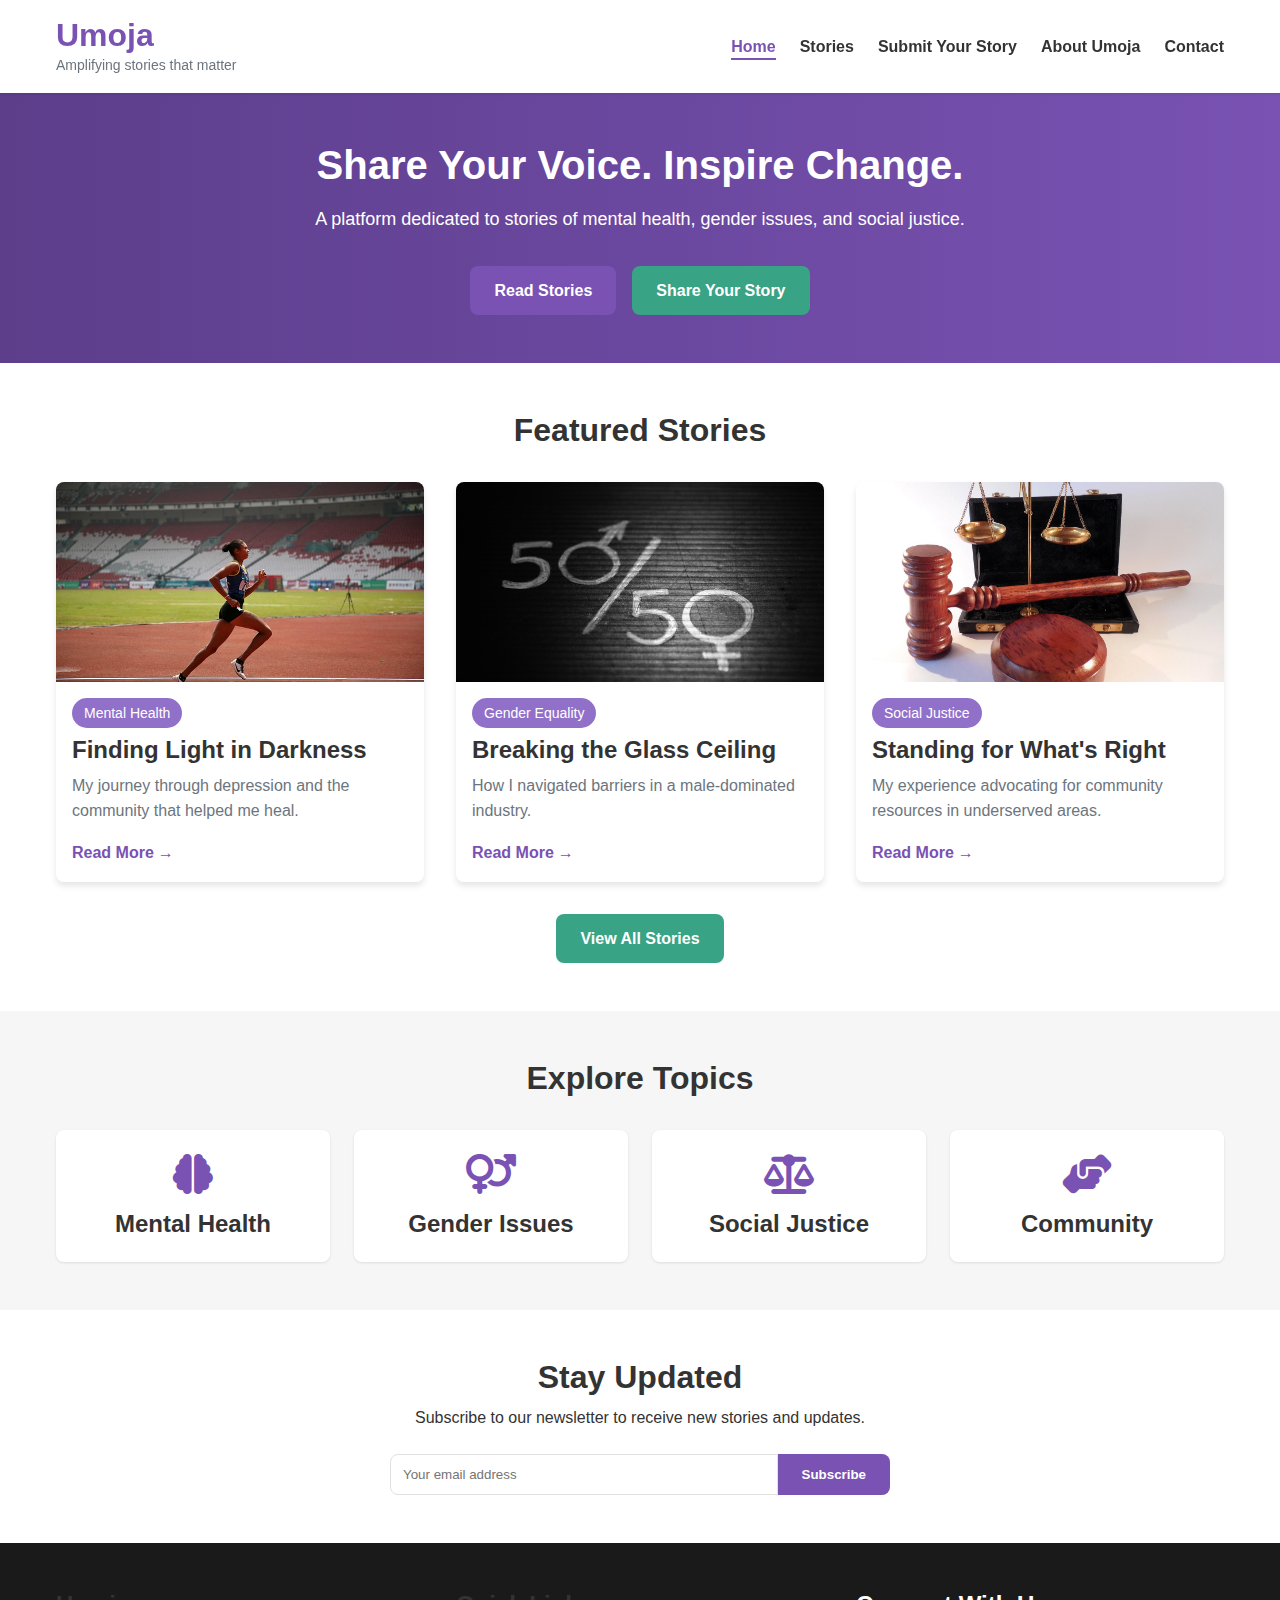
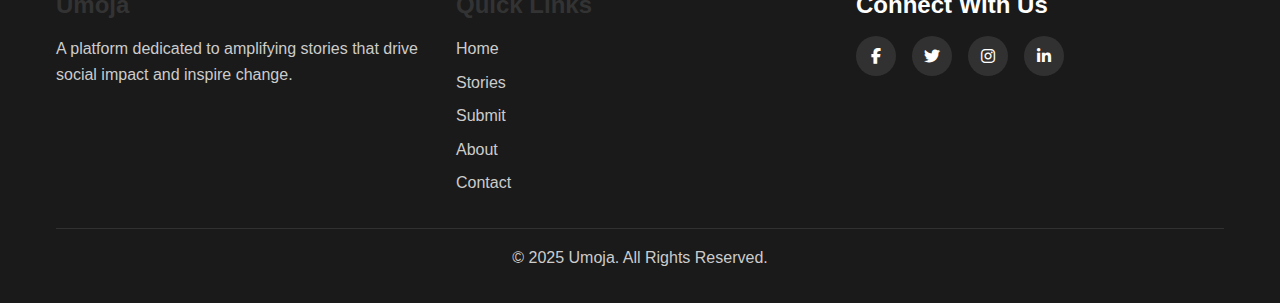
<file: index.html>
<!DOCTYPE html>
<html lang="en">
  <head>
    <meta charset="UTF-8" />
    <meta name="viewport" content="width=device-width, initial-scale=1.0" />
    <title>Umoja - Social Impact Blog</title>
    <link rel="stylesheet" href="css/style.css" />
    <link
      rel="stylesheet"
      href="https://cdnjs.cloudflare.com/ajax/libs/font-awesome/6.4.0/css/all.min.css"
    />
  </head>
  <body>
    <header>
      <div class="container">
        <div class="logo">
          <h1 style="font-weight: bold; font-size: xx-large">Umoja</h1>
          <p class="tagline">Amplifying stories that matter</p>
        </div>
        <nav>
          <ul>
            <li><a href="index.html" class="active">Home</a></li>
            <li><a href="pages/stories.html">Stories</a></li>
            <li><a href="pages/submit.html">Submit Your Story</a></li>
            <li><a href="pages/about.html">About Umoja</a></li>
            <li><a href="pages/contact.html">Contact</a></li>
          </ul>
        </nav>
        <div class="mobile-nav-toggle">
          <i class="fas fa-bars"></i>
        </div>
      </div>
    </header>

    <section class="hero">
      <div class="container">
        <h2>Share Your Voice. Inspire Change.</h2>
        <p>
          A platform dedicated to stories of mental health, gender issues, and
          social justice.
        </p>
        <div class="cta-buttons">
          <a href="pages/stories.html" class="btn primary">Read Stories</a>
          <a href="pages/submit.html" class="btn secondary">Share Your Story</a>
        </div>
      </div>
    </section>

    <section class="featured-stories">
      <div class="container">
        <h2>Featured Stories</h2>
        <div class="stories-grid">
          <article class="story-card">
            <div class="story-image">
              <img src="./images/image.png" alt="Mental Health Awareness" />
            </div>
            <div class="story-content">
              <span class="category">Mental Health</span>
              <h3>Finding Light in Darkness</h3>
              <p>
                My journey through depression and the community that helped me
                heal.
              </p>
              <a href="pages/stories.html#story1" class="read-more"
                >Read More</a
              >
            </div>
          </article>

          <article class="story-card">
            <div class="story-image">
              <img src="./images/gender.png" alt="Gender Equality" />
            </div>
            <div class="story-content">
              <span class="category">Gender Equality</span>
              <h3>Breaking the Glass Ceiling</h3>
              <p>How I navigated barriers in a male-dominated industry.</p>
              <a href="pages/stories.html#story2" class="read-more"
                >Read More</a
              >
            </div>
          </article>

          <article class="story-card">
            <div class="story-image">
              <img src="./images/justice.png" alt="Social Justice" />
            </div>
            <div class="story-content">
              <span class="category">Social Justice</span>
              <h3>Standing for What's Right</h3>
              <p>
                My experience advocating for community resources in underserved
                areas.
              </p>
              <a href="pages/stories.html#story3" class="read-more"
                >Read More</a
              >
            </div>
          </article>
        </div>
        <div class="view-all">
          <a href="pages/stories.html" class="btn secondary"
            >View All Stories</a
          >
        </div>
      </div>
    </section>

    <section class="topics">
      <div class="container">
        <h2>Explore Topics</h2>
        <div class="topics-grid">
          <a
            href="pages/stories.html?category=mental-health"
            class="topic-card"
          >
            <i class="fas fa-brain"></i>
            <h3>Mental Health</h3>
          </a>
          <a
            href="pages/stories.html?category=gender-issues"
            class="topic-card"
          >
            <i class="fas fa-venus-mars"></i>
            <h3>Gender Issues</h3>
          </a>
          <a
            href="pages/stories.html?category=social-justice"
            class="topic-card"
          >
            <i class="fas fa-balance-scale"></i>
            <h3>Social Justice</h3>
          </a>
          <a href="pages/stories.html?category=community" class="topic-card">
            <i class="fas fa-hands-helping"></i>
            <h3>Community</h3>
          </a>
        </div>
      </div>
    </section>

    <section class="newsletter">
      <div class="container">
        <h2>Stay Updated</h2>
        <p>Subscribe to our newsletter to receive new stories and updates.</p>
        <form class="newsletter-form">
          <input type="email" placeholder="Your email address" required />
          <button type="submit" class="btn primary">Subscribe</button>
        </form>
      </div>
    </section>

    <footer>
      <div class="container">
        <div class="footer-content">
          <div class="footer-about">
            <h3>Umoja</h3>
            <p>
              A platform dedicated to amplifying stories that drive social
              impact and inspire change.
            </p>
          </div>
          <div class="footer-links">
            <h3>Quick Links</h3>
            <ul>
              <li><a href="index.html">Home</a></li>
              <li><a href="pages/stories.html">Stories</a></li>
              <li><a href="pages/submit.html">Submit</a></li>
              <li><a href="pages/about.html">About</a></li>
              <li><a href="pages/contact.html">Contact</a></li>
            </ul>
          </div>
          <div class="footer-social">
            <h3>Connect With Us</h3>
            <div class="social-icons">
              <a href="#" aria-label="Facebook"
                ><i class="fab fa-facebook-f"></i
              ></a>
              <a href="#" aria-label="Twitter"
                ><i class="fab fa-twitter"></i
              ></a>
              <a href="#" aria-label="Instagram"
                ><i class="fab fa-instagram"></i
              ></a>
              <a href="#" aria-label="LinkedIn"
                ><i class="fab fa-linkedin-in"></i
              ></a>
            </div>
          </div>
        </div>
        <div class="footer-bottom">
          <p>&copy; 2025 Umoja. All Rights Reserved.</p>
        </div>
      </div>
    </footer>

    <script src="js/main.js"></script>
  </body>
</html>
</file>
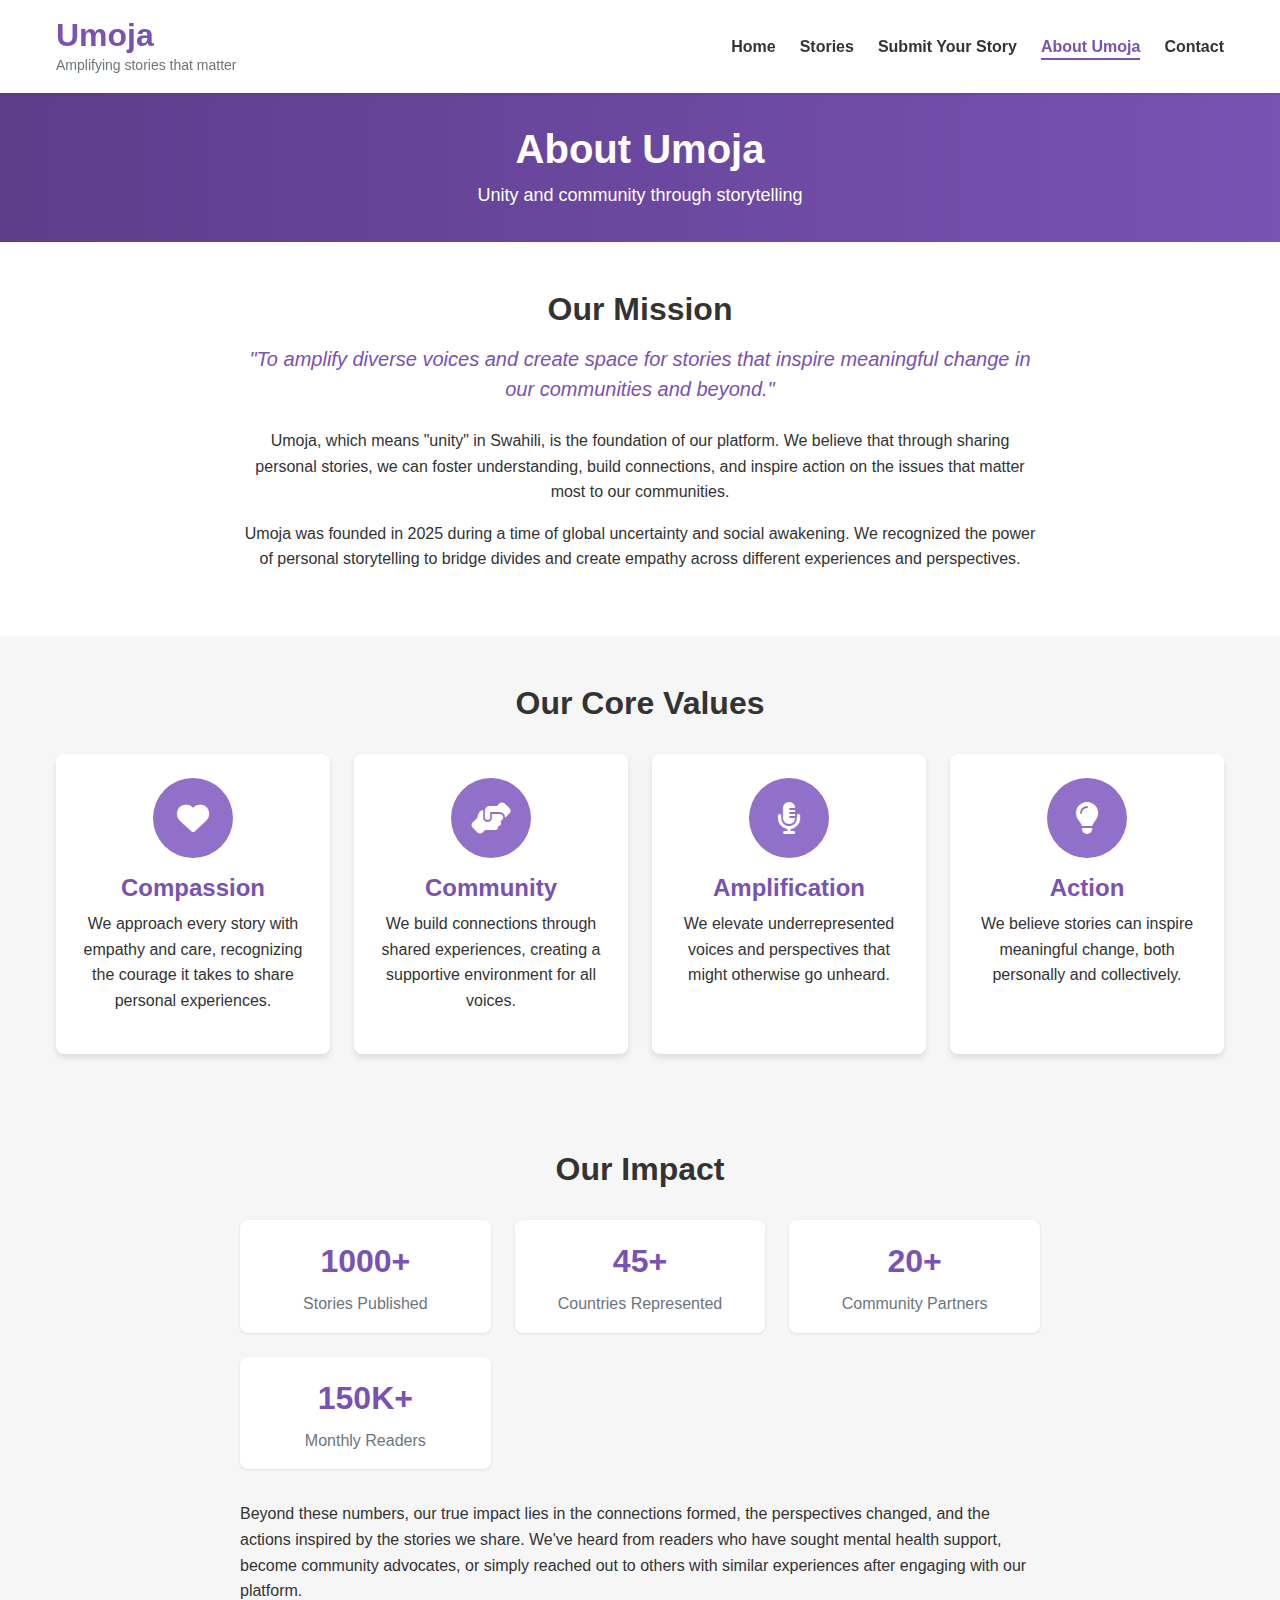
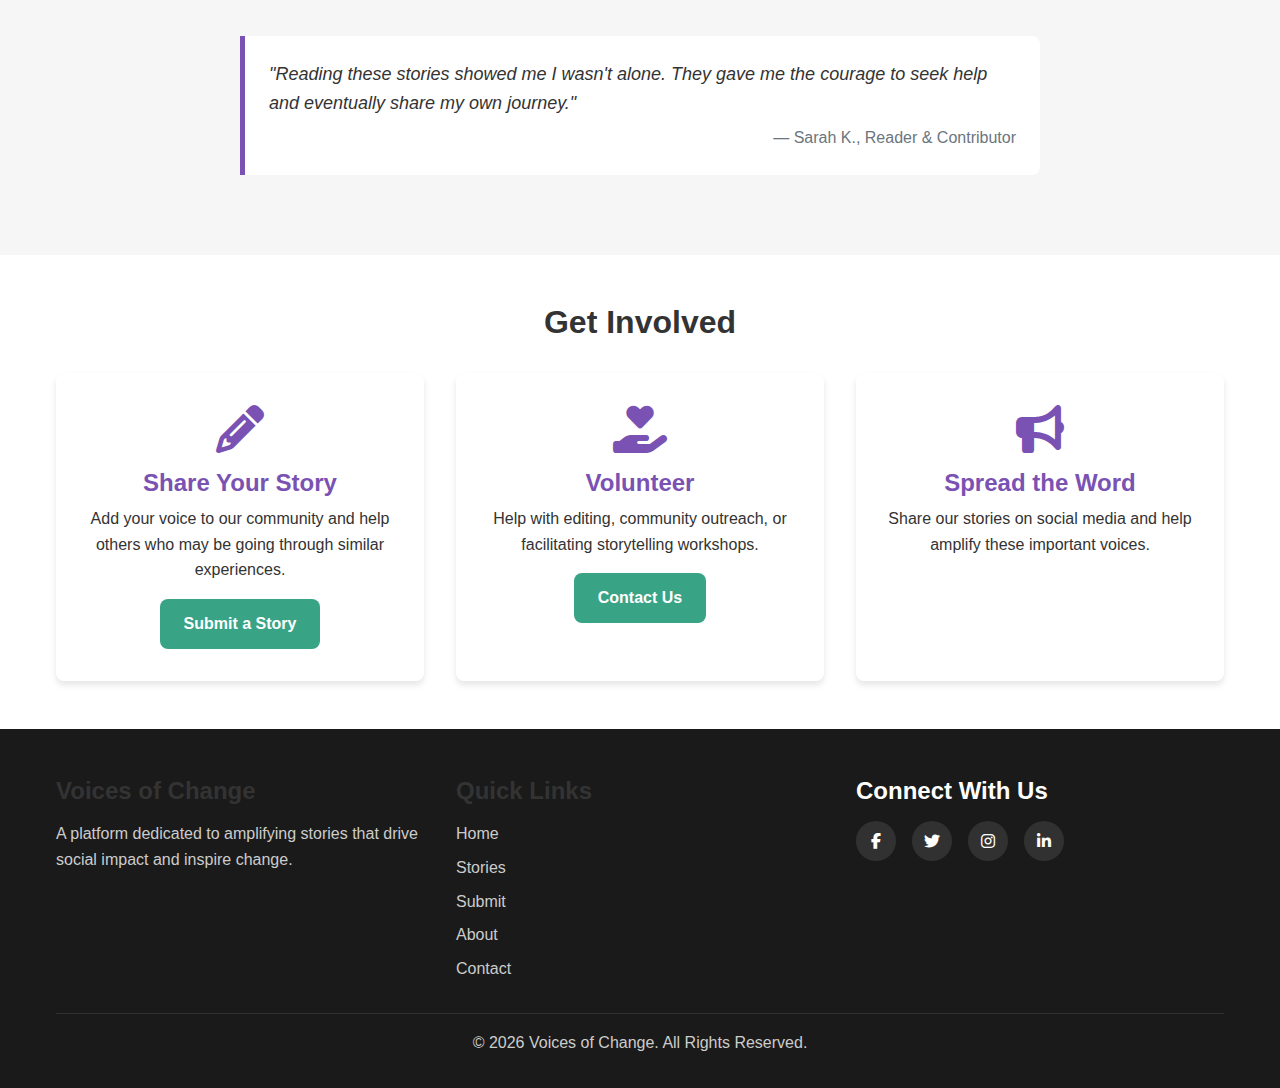
<file: pages/about.html>
<!DOCTYPE html>
<html lang="en">
  <head>
    <meta charset="UTF-8" />
    <meta name="viewport" content="width=device-width, initial-scale=1.0" />
    <title>About Umoja</title>
    <link rel="stylesheet" href="../css/style.css" />
    <link
      rel="stylesheet"
      href="https://cdnjs.cloudflare.com/ajax/libs/font-awesome/6.4.0/css/all.min.css"
    />
    <link rel="stylesheet" href="../css/about.css" />
  </head>
  <body>
    <header>
      <div class="container">
        <div class="logo">
          <h1 style="font-size: xx-large; font-weight: bold">Umoja</h1>
          <p class="tagline">Amplifying stories that matter</p>
        </div>
        <nav>
          <ul>
            <li><a href="../index.html">Home</a></li>
            <li><a href="stories.html">Stories</a></li>
            <li><a href="submit.html">Submit Your Story</a></li>
            <li><a href="about.html" class="active">About Umoja</a></li>
            <li><a href="contact.html">Contact</a></li>
          </ul>
        </nav>
        <div class="mobile-nav-toggle">
          <i class="fas fa-bars"></i>
        </div>
      </div>
    </header>

    <section class="page-header">
      <div class="container">
        <h1>About Umoja</h1>
        <p>Unity and community through storytelling</p>
      </div>
    </section>

    <section class="about-mission">
      <div class="container">
        <div class="mission-content">
          <h2>Our Mission</h2>
          <p class="mission-statement">
            "To amplify diverse voices and create space for stories that inspire
            meaningful change in our communities and beyond."
          </p>
          <p>
            Umoja, which means "unity" in Swahili, is the foundation of our
            platform. We believe that through sharing personal stories, we can
            foster understanding, build connections, and inspire action on the
            issues that matter most to our communities.
          </p>
          <p>
            Umoja was founded in 2025 during a time of global uncertainty and
            social awakening. We recognized the power of personal storytelling
            to bridge divides and create empathy across different experiences
            and perspectives.
          </p>
        </div>
      </div>
    </section>

    <section class="about-values">
      <div class="container">
        <h2>Our Core Values</h2>
        <div class="values-grid">
          <div class="value-card">
            <div class="value-icon">
              <i class="fas fa-heart"></i>
            </div>
            <h3>Compassion</h3>
            <p>
              We approach every story with empathy and care, recognizing the
              courage it takes to share personal experiences.
            </p>
          </div>

          <div class="value-card">
            <div class="value-icon">
              <i class="fas fa-hands-helping"></i>
            </div>
            <h3>Community</h3>
            <p>
              We build connections through shared experiences, creating a
              supportive environment for all voices.
            </p>
          </div>

          <div class="value-card">
            <div class="value-icon">
              <i class="fas fa-microphone-alt"></i>
            </div>
            <h3>Amplification</h3>
            <p>
              We elevate underrepresented voices and perspectives that might
              otherwise go unheard.
            </p>
          </div>

          <div class="value-card">
            <div class="value-icon">
              <i class="fas fa-lightbulb"></i>
            </div>
            <h3>Action</h3>
            <p>
              We believe stories can inspire meaningful change, both personally
              and collectively.
            </p>
          </div>
        </div>
      </div>
    </section>
    <!-- 
    <section class="about-team">
        <div class="container">
            <h2>Meet Our Team</h2>
            <div class="team-grid">
                <div class="team-member">
                    <div class="member-image">
                        <img src="../images/team1.jpg" alt="Maya Johnson">
                    </div>
                    <h3>Maya Johnson</h3>
                    <p class="member-role">Founder & Executive Director</p>
                    <p class="member-bio">Maya founded Voices of Change after 15 years as a community organizer and journalist. She believes in the transformative power of storytelling to build bridges and drive social change.</p>
                </div>
                
                <div class="team-member">
                    <div class="member-image">
                        <img src="../images/team2.jpg" alt="David Chen">
                    </div>
                    <h3>David Chen</h3>
                    <p class="member-role">Editorial Director</p>
                    <p class="member-bio">With a background in publishing and social work, David oversees our editorial process, ensuring stories are authentic, impactful, and respectfully presented.</p>
                </div>
                
                <div class="team-member">
                    <div class="member-image">
                        <img src="../images/team3.jpg" alt="Amina Patel">
                    </div>
                    <h3>Amina Patel</h3>
                    <p class="member-role">Community Engagement Manager</p>
                    <p class="member-bio">Amina builds partnerships with community organizations and facilitates storytelling workshops to help people share their experiences effectively.</p>
                </div>
                
                <div class="team-member">
                    <div class="member-image">
                        <img src="../images/team4.jpg" alt="Marcus Rivera">
                    </div>
                    <h3>Marcus Rivera</h3>
                    <p class="member-role">Digital Strategist</p>
                    <p class="member-bio">Marcus ensures our platform reaches the widest possible audience while creating a safe, accessible space for both storytellers and readers.</p>
                </div>
            </div>
        </div>
    </section> -->

    <section class="about-impact">
      <div class="container">
        <div class="impact-content">
          <h2>Our Impact</h2>
          <div class="impact-stats">
            <div class="stat">
              <span class="stat-number">1000+</span>
              <span class="stat-label">Stories Published</span>
            </div>
            <div class="stat">
              <span class="stat-number">45+</span>
              <span class="stat-label">Countries Represented</span>
            </div>
            <div class="stat">
              <span class="stat-number">20+</span>
              <span class="stat-label">Community Partners</span>
            </div>
            <div class="stat">
              <span class="stat-number">150K+</span>
              <span class="stat-label">Monthly Readers</span>
            </div>
          </div>
          <p>
            Beyond these numbers, our true impact lies in the connections
            formed, the perspectives changed, and the actions inspired by the
            stories we share. We've heard from readers who have sought mental
            health support, become community advocates, or simply reached out to
            others with similar experiences after engaging with our platform.
          </p>
          <blockquote>
            "Reading these stories showed me I wasn't alone. They gave me the
            courage to seek help and eventually share my own journey."
            <cite>— Sarah K., Reader & Contributor</cite>
          </blockquote>
        </div>
      </div>
    </section>

    <section class="get-involved">
      <div class="container">
        <h2>Get Involved</h2>
        <div class="involvement-options">
          <div class="option-card">
            <i class="fas fa-pencil-alt"></i>
            <h3>Share Your Story</h3>
            <p>
              Add your voice to our community and help others who may be going
              through similar experiences.
            </p>
            <a href="submit.html" class="btn secondary">Submit a Story</a>
          </div>

          <div class="option-card">
            <i class="fas fa-hand-holding-heart"></i>
            <h3>Volunteer</h3>
            <p>
              Help with editing, community outreach, or facilitating
              storytelling workshops.
            </p>
            <a href="contact.html" class="btn secondary">Contact Us</a>
          </div>

          <div class="option-card">
            <i class="fas fa-bullhorn"></i>
            <h3>Spread the Word</h3>
            <p>
              Share our stories on social media and help amplify these important
              voices.
            </p>
            <!-- <div class="social-share">
                        <a href="#" aria-label="Share on Facebook"><i class="fab fa-facebook-f"></i></a>
                        <a href="#" aria-label="Share on Twitter"><i class="fab fa-twitter"></i></a>
                        <a href="#" aria-label="Share on Instagram"><i class="fab fa-instagram"></i></a>
                    </div> -->
          </div>
        </div>
      </div>
    </section>

    <footer>
      <div class="container">
        <div class="footer-content">
          <div class="footer-about">
            <h3>Voices of Change</h3>
            <p>
              A platform dedicated to amplifying stories that drive social
              impact and inspire change.
            </p>
          </div>
          <div class="footer-links">
            <h3>Quick Links</h3>
            <ul>
              <li><a href="../index.html">Home</a></li>
              <li><a href="stories.html">Stories</a></li>
              <li><a href="submit.html">Submit</a></li>
              <li><a href="about.html">About</a></li>
              <li><a href="contact.html">Contact</a></li>
            </ul>
          </div>
          <div class="footer-social">
            <h3>Connect With Us</h3>
            <div class="social-icons">
              <a href="#" aria-label="Facebook"
                ><i class="fab fa-facebook-f"></i
              ></a>
              <a href="#" aria-label="Twitter"
                ><i class="fab fa-twitter"></i
              ></a>
              <a href="#" aria-label="Instagram"
                ><i class="fab fa-instagram"></i
              ></a>
              <a href="#" aria-label="LinkedIn"
                ><i class="fab fa-linkedin-in"></i
              ></a>
            </div>
          </div>
        </div>
        <div class="footer-bottom">
          <p>
            &copy; <span class="current-year">2023</span> Voices of Change. All
            Rights Reserved.
          </p>
        </div>
      </div>
    </footer>

    <script src="../js/main.js"></script>
  </body>
</html>
</file>
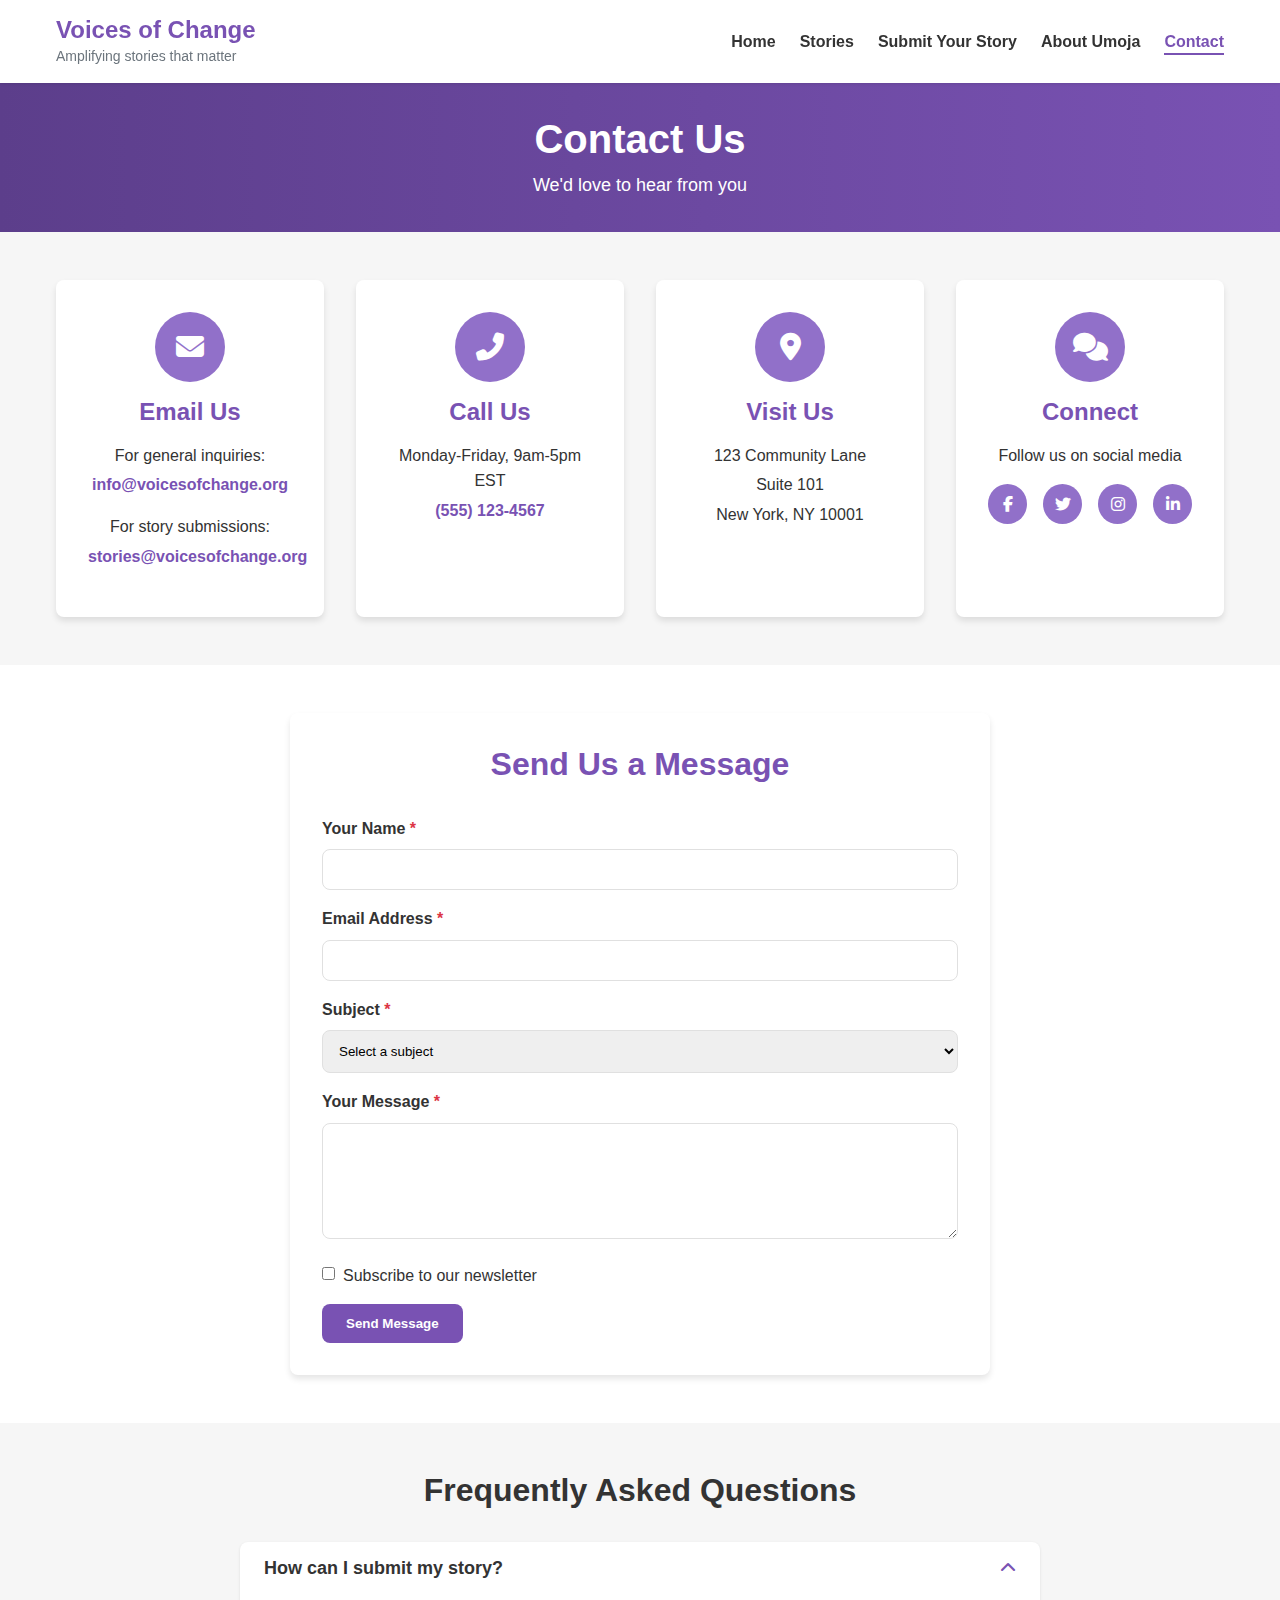
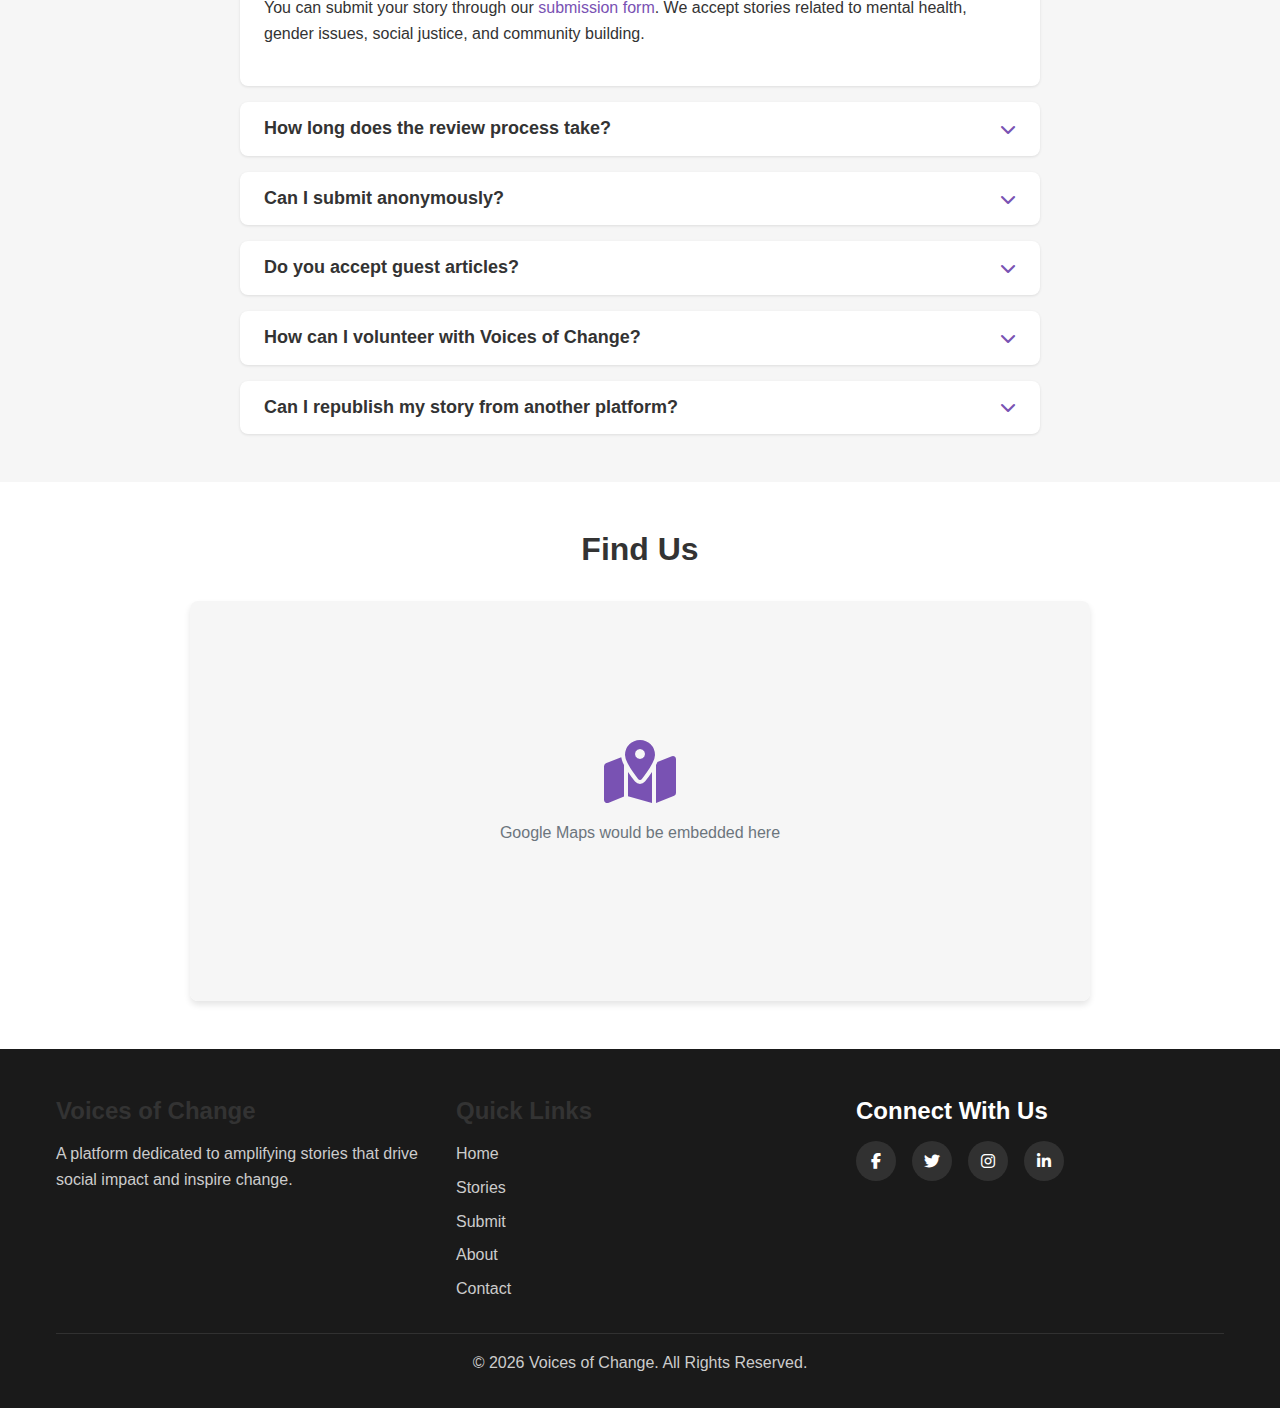
<file: pages/contact.html>
<!DOCTYPE html>
<html lang="en">
<head>
    <meta charset="UTF-8">
    <meta name="viewport" content="width=device-width, initial-scale=1.0">
    <title>Contact Us - Voices of Change</title>
    <link rel="stylesheet" href="../css/style.css">
    <link rel="stylesheet" href="https://cdnjs.cloudflare.com/ajax/libs/font-awesome/6.4.0/css/all.min.css">
    <link rel="stylesheet" href="../css/contact.css">
</head>
<body>
    <header>
        <div class="container">
            <div class="logo">
                <h1>Voices of Change</h1>
                <p class="tagline">Amplifying stories that matter</p>
            </div>
            <nav>
                <ul>
                    <li><a href="../index.html">Home</a></li>
                    <li><a href="stories.html">Stories</a></li>
                    <li><a href="submit.html">Submit Your Story</a></li>
                    <li><a href="about.html">About Umoja</a></li>
                    <li><a href="contact.html" class="active">Contact</a></li>
                </ul>
            </nav>
            <div class="mobile-nav-toggle">
                <i class="fas fa-bars"></i>
            </div>
        </div>
    </header>

    <section class="page-header">
        <div class="container">
            <h1>Contact Us</h1>
            <p>We'd love to hear from you</p>
        </div>
    </section>

    <section class="contact-info">
        <div class="container">
            <div class="info-grid">
                <div class="info-card">
                    <div class="info-icon">
                        <i class="fas fa-envelope"></i>
                    </div>
                    <h3>Email Us</h3>
                    <p>For general inquiries:</p>
                    <a href="mailto:info@voicesofchange.org">info@voicesofchange.org</a>
                    <p>For story submissions:</p>
                    <a href="mailto:stories@voicesofchange.org">stories@voicesofchange.org</a>
                </div>
                
                <div class="info-card">
                    <div class="info-icon">
                        <i class="fas fa-phone-alt"></i>
                    </div>
                    <h3>Call Us</h3>
                    <p>Monday-Friday, 9am-5pm EST</p>
                    <a href="tel:+15551234567">(555) 123-4567</a>
                </div>
                
                <div class="info-card">
                    <div class="info-icon">
                        <i class="fas fa-map-marker-alt"></i>
                    </div>
                    <h3>Visit Us</h3>
                    <p>123 Community Lane</p>
                    <p>Suite 101</p>
                    <p>New York, NY 10001</p>
                </div>
                
                <div class="info-card">
                    <div class="info-icon">
                        <i class="fas fa-comments"></i>
                    </div>
                    <h3>Connect</h3>
                    <p>Follow us on social media</p>
                    <div class="social-links">
                        <a href="#" aria-label="Facebook"><i class="fab fa-facebook-f"></i></a>
                        <a href="#" aria-label="Twitter"><i class="fab fa-twitter"></i></a>
                        <a href="#" aria-label="Instagram"><i class="fab fa-instagram"></i></a>
                        <a href="#" aria-label="LinkedIn"><i class="fab fa-linkedin-in"></i></a>
                    </div>
                </div>
            </div>
        </div>
    </section>

    <section class="contact-form">
        <div class="container">
            <div class="form-container">
                <h2>Send Us a Message</h2>
                <form id="message-form">
                    <div class="form-group">
                        <label for="name">Your Name <span class="required">*</span></label>
                        <input type="text" id="name" name="name" required>
                    </div>
                    
                    <div class="form-group">
                        <label for="email">Email Address <span class="required">*</span></label>
                        <input type="email" id="email" name="email" required>
                    </div>
                    
                    <div class="form-group">
                        <label for="subject">Subject <span class="required">*</span></label>
                        <select id="subject" name="subject" required>
                            <option value="">Select a subject</option>
                            <option value="general">General Inquiry</option>
                            <option value="submission">Story Submission Question</option>
                            <option value="feedback">Feedback</option>
                            <option value="partnership">Partnership Opportunity</option>
                            <option value="press">Press Inquiry</option>
                            <option value="other">Other</option>
                        </select>
                    </div>
                    
                    <div class="form-group">
                        <label for="message">Your Message <span class="required">*</span></label>
                        <textarea id="message" name="message" rows="6" required></textarea>
                    </div>
                    
                    <div class="form-group checkbox-group">
                        <input type="checkbox" id="newsletter" name="newsletter">
                        <label for="newsletter">Subscribe to our newsletter</label>
                    </div>
                    
                    <button type="submit" class="btn primary">Send Message</button>
                </form>
                
                <div class="form-success hidden" id="form-success">
                    <i class="fas fa-check-circle"></i>
                    <h3>Thank You for Reaching Out!</h3>
                    <p>We've received your message and will get back to you within 2 business days.</p>
                    <button class="btn secondary" id="send-another">Send Another Message</button>
                </div>
            </div>
        </div>
    </section>

    <section class="faq">
        <div class="container">
            <h2>Frequently Asked Questions</h2>
            <div class="faq-grid">
                <div class="faq-item">
                    <div class="faq-question">
                        <h3>How can I submit my story?</h3>
                        <i class="fas fa-chevron-down"></i>
                    </div>
                    <div class="faq-answer">
                        <p>You can submit your story through our <a href="submit.html">submission form</a>. We accept stories related to mental health, gender issues, social justice, and community building.</p>
                    </div>
                </div>
                
                <div class="faq-item">
                    <div class="faq-question">
                        <h3>How long does the review process take?</h3>
                        <i class="fas fa-chevron-down"></i>
                    </div>
                    <div class="faq-answer">
                        <p>Our editorial team reviews submissions on a rolling basis. You can expect to hear back from us within 3-5 business days.</p>
                    </div>
                </div>
                
                <div class="faq-item">
                    <div class="faq-question">
                        <h3>Can I submit anonymously?</h3>
                        <i class="fas fa-chevron-down"></i>
                    </div>
                    <div class="faq-answer">
                        <p>Yes, you can use a pseudonym for your published story. However, you'll still need to provide your real contact information in the submission form for communication purposes.</p>
                    </div>
                </div>
                
                <div class="faq-item">
                    <div class="faq-question">
                        <h3>Do you accept guest articles?</h3>
                        <i class="fas fa-chevron-down"></i>
                    </div>
                    <div class="faq-answer">
                        <p>We occasionally publish guest articles from experts in mental health, gender issues, social justice, and community building. Please email us at <a href="mailto:articles@voicesofchange.org">articles@voicesofchange.org</a> with your pitch.</p>
                    </div>
                </div>
                
                <div class="faq-item">
                    <div class="faq-question">
                        <h3>How can I volunteer with Voices of Change?</h3>
                        <i class="fas fa-chevron-down"></i>
                    </div>
                    <div class="faq-answer">
                        <p>We welcome volunteers for editing, community outreach, and workshop facilitation. Please send your resume and a brief letter of interest to <a href="mailto:volunteer@voicesofchange.org">volunteer@voicesofchange.org</a>.</p>
                    </div>
                </div>
                
                <div class="faq-item">
                    <div class="faq-question">
                        <h3>Can I republish my story from another platform?</h3>
                        <i class="fas fa-chevron-down"></i>
                    </div>
                    <div class="faq-answer">
                        <p>We prefer original content, but we do consider stories that have been published elsewhere. Please note the original publication in your submission and confirm that you have the rights to republish.</p>
                    </div>
                </div>
            </div>
        </div>
    </section>

    <section class="map-section">
        <div class="container">
            <h2>Find Us</h2>
            <div class="map-container">
                <!-- Replace with actual Google Maps embed code in a real implementation -->
                <div class="map-placeholder">
                    <i class="fas fa-map-marked-alt"></i>
                    <p>Google Maps would be embedded here</p>
                </div>
            </div>
        </div>
    </section>

    <footer>
        <div class="container">
            <div class="footer-content">
                <div class="footer-about">
                    <h3>Voices of Change</h3>
                    <p>A platform dedicated to amplifying stories that drive social impact and inspire change.</p>
                </div>
                <div class="footer-links">
                    <h3>Quick Links</h3>
                    <ul>
                        <li><a href="../index.html">Home</a></li>
                        <li><a href="stories.html">Stories</a></li>
                        <li><a href="submit.html">Submit</a></li>
                        <li><a href="about.html">About</a></li>
                        <li><a href="contact.html">Contact</a></li>
                    </ul>
                </div>
                <div class="footer-social">
                    <h3>Connect With Us</h3>
                    <div class="social-icons">
                        <a href="#" aria-label="Facebook"><i class="fab fa-facebook-f"></i></a>
                        <a href="#" aria-label="Twitter"><i class="fab fa-twitter"></i></a>
                        <a href="#" aria-label="Instagram"><i class="fab fa-instagram"></i></a>
                        <a href="#" aria-label="LinkedIn"><i class="fab fa-linkedin-in"></i></a>
                    </div>
                </div>
            </div>
            <div class="footer-bottom">
                <p>&copy; <span class="current-year">2023</span> Voices of Change. All Rights Reserved.</p>
            </div>
        </div>
    </footer>

    <script src="../js/main.js"></script>
    <script src="../js/contact.js"></script>
</body>
</html>
</file>
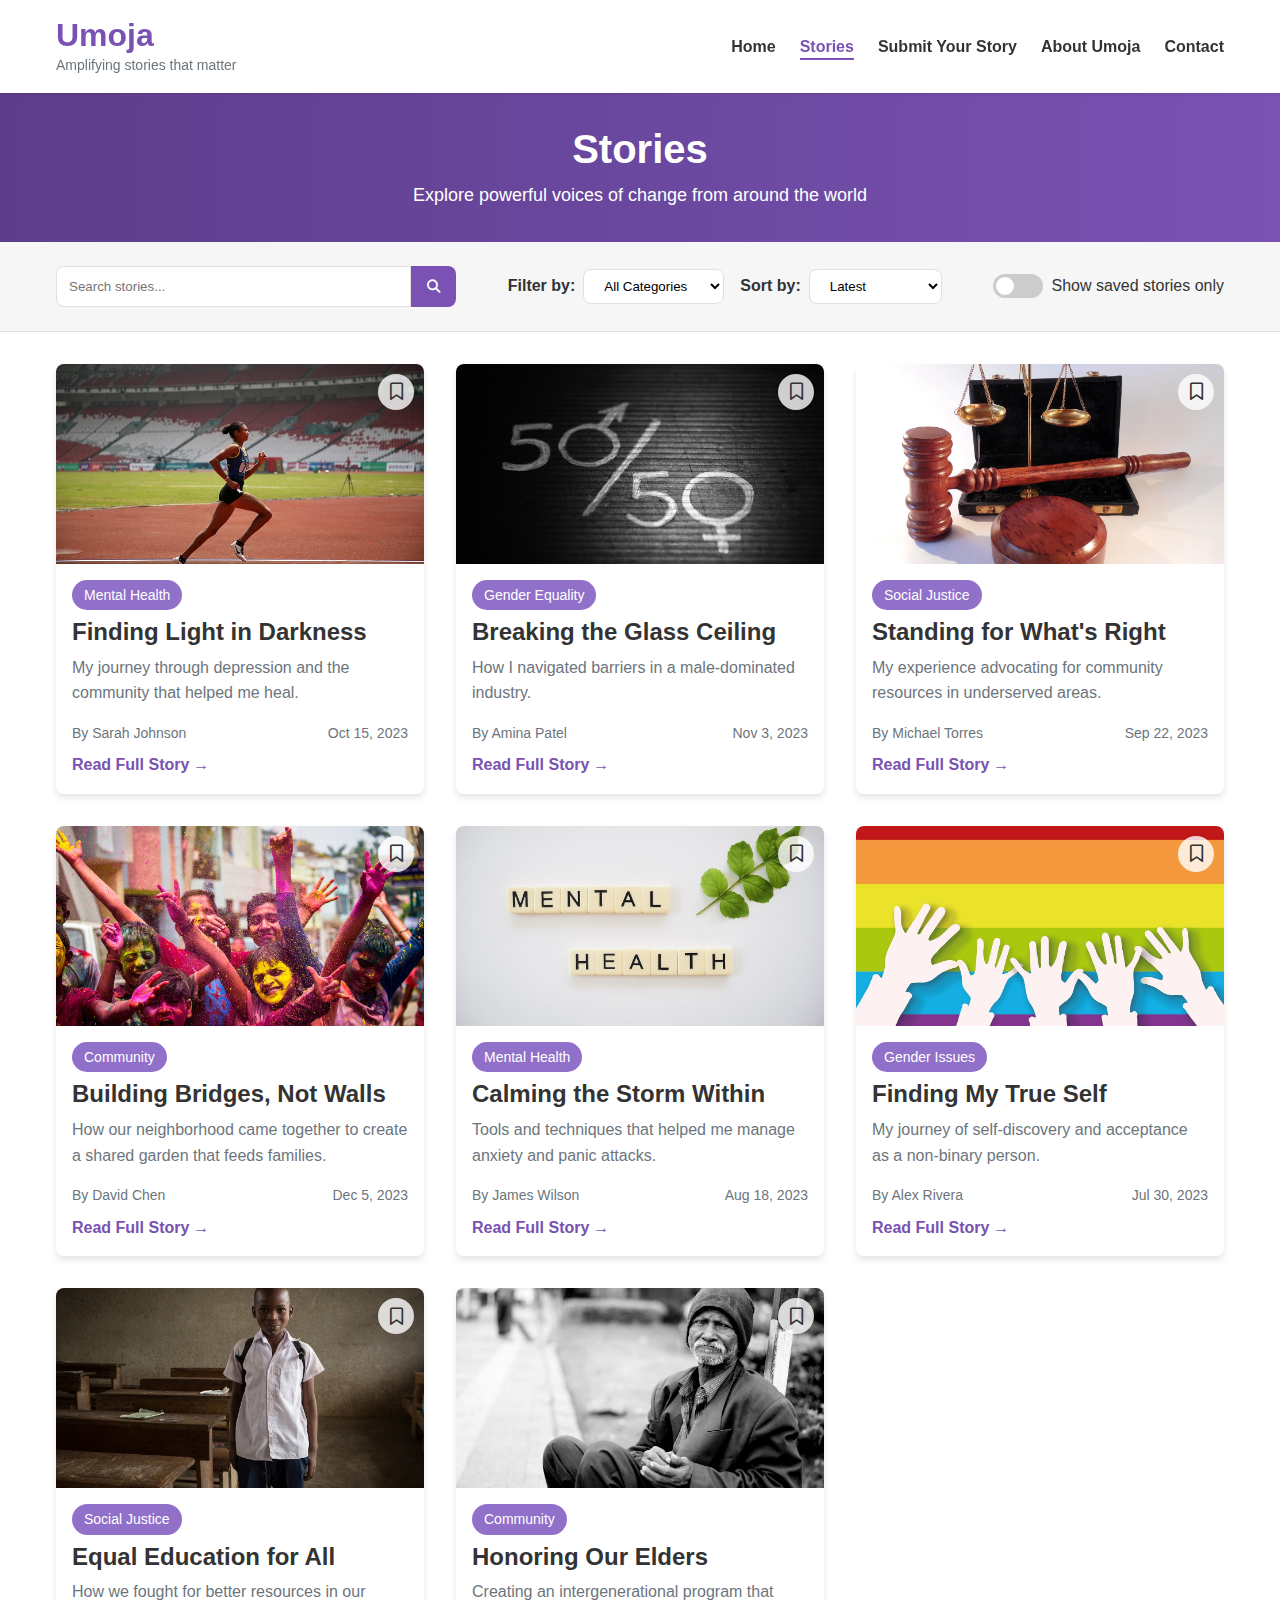
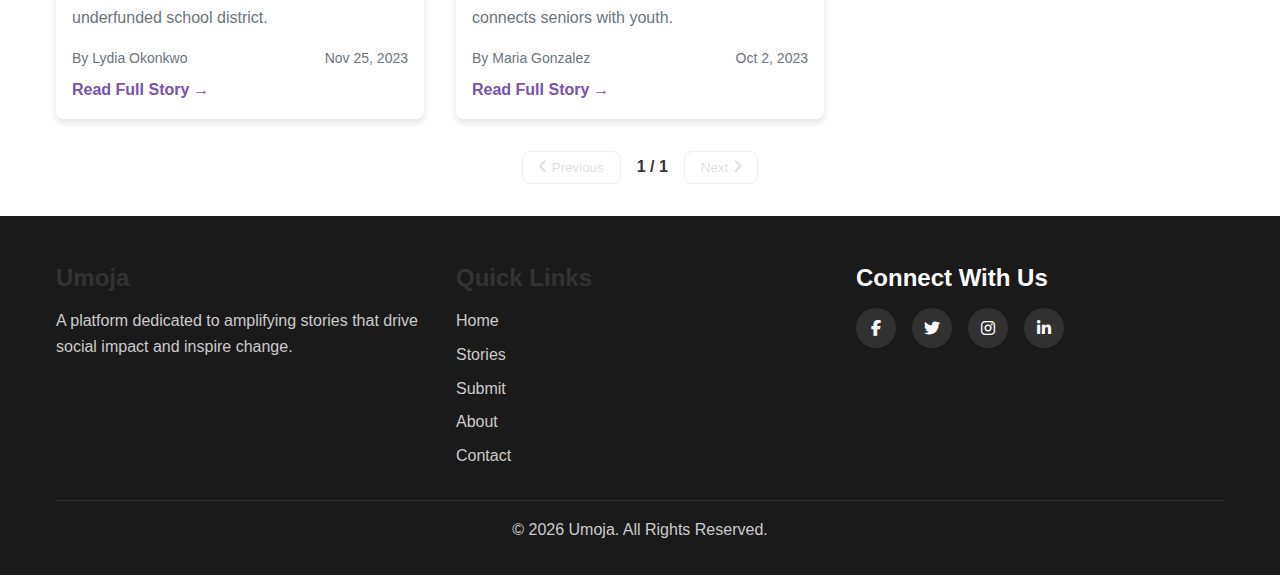
<file: pages/stories.html>
<!DOCTYPE html>
<html lang="en">
  <head>
    <meta charset="UTF-8" />
    <meta name="viewport" content="width=device-width, initial-scale=1.0" />
    <title>Stories</title>
    <link rel="stylesheet" href="../css/style.css" />
    <link
      rel="stylesheet"
      href="https://cdnjs.cloudflare.com/ajax/libs/font-awesome/6.4.0/css/all.min.css"
    />
    <link rel="stylesheet" href="../css/stories.css" />
  </head>
  <body>
    <header>
      <div class="container">
        <div class="logo">
          <h1 style="font-size: xx-large; font-weight: bold">Umoja</h1>
          <p class="tagline">Amplifying stories that matter</p>
        </div>
        <nav>
          <ul>
            <li><a href="../index.html">Home</a></li>
            <li><a href="stories.html" class="active">Stories</a></li>
            <li><a href="submit.html">Submit Your Story</a></li>
            <li><a href="about.html">About Umoja</a></li>
            <li><a href="contact.html">Contact</a></li>
          </ul>
        </nav>
        <div class="mobile-nav-toggle">
          <i class="fas fa-bars"></i>
        </div>
      </div>
    </header>

    <section class="page-header">
      <div class="container">
        <h1>Stories</h1>
        <p>Explore powerful voices of change from around the world</p>
      </div>
    </section>

    <section class="search-filter">
      <div class="container">
        <div class="search-box">
          <input
            type="text"
            id="story-search"
            placeholder="Search stories..."
          />
          <button type="button" id="search-btn">
            <i class="fas fa-search"></i>
          </button>
        </div>

        <div class="filter-container">
          <div class="filter-by">
            <label for="category-filter">Filter by:</label>
            <select id="category-filter">
              <option value="all">All Categories</option>
              <option value="mental-health">Mental Health</option>
              <option value="gender-issues">Gender Issues</option>
              <option value="social-justice">Social Justice</option>
              <option value="community">Community</option>
            </select>
          </div>

          <div class="sort-by">
            <label for="sort-stories">Sort by:</label>
            <select id="sort-stories">
              <option value="latest">Latest</option>
              <option value="oldest">Oldest</option>
              <option value="popular">Most Popular</option>
            </select>
          </div>
        </div>

        <div class="saved-stories-toggle">
          <label class="toggle-switch">
            <input type="checkbox" id="saved-stories-toggle" />
            <span class="slider round"></span>
          </label>
          <span>Show saved stories only</span>
        </div>
      </div>
    </section>

    <section class="stories-container">
      <div class="container">
        <div class="stories-grid" id="stories-grid">
          <article
            class="story-card"
            id="story1"
            data-category="mental-health"
            data-date="2023-10-15"
            data-popular="4"
          >
            <div class="story-image">
              <img src="../images/image.png" alt="Mental Health Awareness" />
              <div class="save-story">
                <i class="far fa-bookmark"></i>
              </div>
            </div>
            <div class="story-content">
              <span class="category">Mental Health</span>
              <h3>Finding Light in Darkness</h3>
              <p>
                My journey through depression and the community that helped me
                heal.
              </p>
              <div class="story-meta">
                <span class="author">By Sarah Johnson</span>
                <span class="date">Oct 15, 2023</span>
              </div>
              <a href="#" class="read-more">Read Full Story</a>
            </div>
          </article>

          <article
            class="story-card"
            id="story2"
            data-category="gender-issues"
            data-date="2023-11-03"
            data-popular="5"
          >
            <div class="story-image">
              <img src="../images/gender.png" alt="Gender Equality" />
              <div class="save-story">
                <i class="far fa-bookmark"></i>
              </div>
            </div>
            <div class="story-content">
              <span class="category">Gender Equality</span>
              <h3>Breaking the Glass Ceiling</h3>
              <p>How I navigated barriers in a male-dominated industry.</p>
              <div class="story-meta">
                <span class="author">By Amina Patel</span>
                <span class="date">Nov 3, 2023</span>
              </div>
              <a href="#" class="read-more">Read Full Story</a>
            </div>
          </article>

          <article
            class="story-card"
            id="story3"
            data-category="social-justice"
            data-date="2023-09-22"
            data-popular="3"
          >
            <div class="story-image">
              <img src="../images/justice.png" alt="Social Justice" />
              <div class="save-story">
                <i class="far fa-bookmark"></i>
              </div>
            </div>
            <div class="story-content">
              <span class="category">Social Justice</span>
              <h3>Standing for What's Right</h3>
              <p>
                My experience advocating for community resources in underserved
                areas.
              </p>
              <div class="story-meta">
                <span class="author">By Michael Torres</span>
                <span class="date">Sep 22, 2023</span>
              </div>
              <a href="#" class="read-more">Read Full Story</a>
            </div>
          </article>

          <article
            class="story-card"
            id="story4"
            data-category="community"
            data-date="2023-12-05"
            data-popular="2"
          >
            <div class="story-image">
              <img src="../images/commiunity.png" alt="Community Building" />
              <div class="save-story">
                <i class="far fa-bookmark"></i>
              </div>
            </div>
            <div class="story-content">
              <span class="category">Community</span>
              <h3>Building Bridges, Not Walls</h3>
              <p>
                How our neighborhood came together to create a shared garden
                that feeds families.
              </p>
              <div class="story-meta">
                <span class="author">By David Chen</span>
                <span class="date">Dec 5, 2023</span>
              </div>
              <a href="#" class="read-more">Read Full Story</a>
            </div>
          </article>

          <article
            class="story-card"
            id="story5"
            data-category="mental-health"
            data-date="2023-08-18"
            data-popular="1"
          >
            <div class="story-image">
              <img src="../images/mental.png" alt="Anxiety Support" />
              <div class="save-story">
                <i class="far fa-bookmark"></i>
              </div>
            </div>
            <div class="story-content">
              <span class="category">Mental Health</span>
              <h3>Calming the Storm Within</h3>
              <p>
                Tools and techniques that helped me manage anxiety and panic
                attacks.
              </p>
              <div class="story-meta">
                <span class="author">By James Wilson</span>
                <span class="date">Aug 18, 2023</span>
              </div>
              <a href="#" class="read-more">Read Full Story</a>
            </div>
          </article>

          <article
            class="story-card"
            id="story6"
            data-category="gender-issues"
            data-date="2023-07-30"
            data-popular="7"
          >
            <div class="story-image">
              <img src="../images/binary.png" alt="Gender Identity" />
              <div class="save-story">
                <i class="far fa-bookmark"></i>
              </div>
            </div>
            <div class="story-content">
              <span class="category">Gender Issues</span>
              <h3>Finding My True Self</h3>
              <p>
                My journey of self-discovery and acceptance as a non-binary
                person.
              </p>
              <div class="story-meta">
                <span class="author">By Alex Rivera</span>
                <span class="date">Jul 30, 2023</span>
              </div>
              <a href="#" class="read-more">Read Full Story</a>
            </div>
          </article>

          <article
            class="story-card"
            id="story7"
            data-category="social-justice"
            data-date="2023-11-25"
            data-popular="6"
          >
            <div class="story-image">
              <img
                src="../images/educationjustice.png"
                alt="Education Equity"
              />
              <div class="save-story">
                <i class="far fa-bookmark"></i>
              </div>
            </div>
            <div class="story-content">
              <span class="category">Social Justice</span>
              <h3>Equal Education for All</h3>
              <p>
                How we fought for better resources in our underfunded school
                district.
              </p>
              <div class="story-meta">
                <span class="author">By Lydia Okonkwo</span>
                <span class="date">Nov 25, 2023</span>
              </div>
              <a href="#" class="read-more">Read Full Story</a>
            </div>
          </article>

          <article
            class="story-card"
            id="story8"
            data-category="community"
            data-date="2023-10-02"
            data-popular="8"
          >
            <div class="story-image">
              <img src="../images/elderlycare.png" alt="Elder Care" />
              <div class="save-story">
                <i class="far fa-bookmark"></i>
              </div>
            </div>
            <div class="story-content">
              <span class="category">Community</span>
              <h3>Honoring Our Elders</h3>
              <p>
                Creating an intergenerational program that connects seniors with
                youth.
              </p>
              <div class="story-meta">
                <span class="author">By Maria Gonzalez</span>
                <span class="date">Oct 2, 2023</span>
              </div>
              <a href="#" class="read-more">Read Full Story</a>
            </div>
          </article>
        </div>

        <div class="no-results hidden">
          <h3>No stories found</h3>
          <p>Try adjusting your search criteria or browse all stories.</p>
          <button id="reset-filters" class="btn secondary">
            Reset Filters
          </button>
        </div>

        <div class="pagination">
          <button class="pagination-btn" id="prev-page" disabled>
            <i class="fas fa-chevron-left"></i> Previous
          </button>
          <div class="page-numbers">
            <span class="current-page">1</span> /
            <span class="total-pages">1</span>
          </div>
          <button class="pagination-btn" id="next-page" disabled>
            Next <i class="fas fa-chevron-right"></i>
          </button>
        </div>
      </div>
    </section>

    <footer>
      <div class="container">
        <div class="footer-content">
          <div class="footer-about">
            <h3>Umoja</h3>
            <p>
              A platform dedicated to amplifying stories that drive social
              impact and inspire change.
            </p>
          </div>
          <div class="footer-links">
            <h3>Quick Links</h3>
            <ul>
              <li><a href="../index.html">Home</a></li>
              <li><a href="stories.html">Stories</a></li>
              <li><a href="submit.html">Submit</a></li>
              <li><a href="about.html">About</a></li>
              <li><a href="contact.html">Contact</a></li>
            </ul>
          </div>
          <div class="footer-social">
            <h3>Connect With Us</h3>
            <div class="social-icons">
              <a href="#" aria-label="Facebook"
                ><i class="fab fa-facebook-f"></i
              ></a>
              <a href="#" aria-label="Twitter"
                ><i class="fab fa-twitter"></i
              ></a>
              <a href="#" aria-label="Instagram"
                ><i class="fab fa-instagram"></i
              ></a>
              <a href="#" aria-label="LinkedIn"
                ><i class="fab fa-linkedin-in"></i
              ></a>
            </div>
          </div>
        </div>
        <div class="footer-bottom">
          <p>
            &copy; <span class="current-year">2025</span> Umoja. All Rights
            Reserved.
          </p>
        </div>
      </div>
    </footer>

    <script src="../js/main.js"></script>
    <script src="../js/stories.js"></script>
  </body>
</html>
</file>
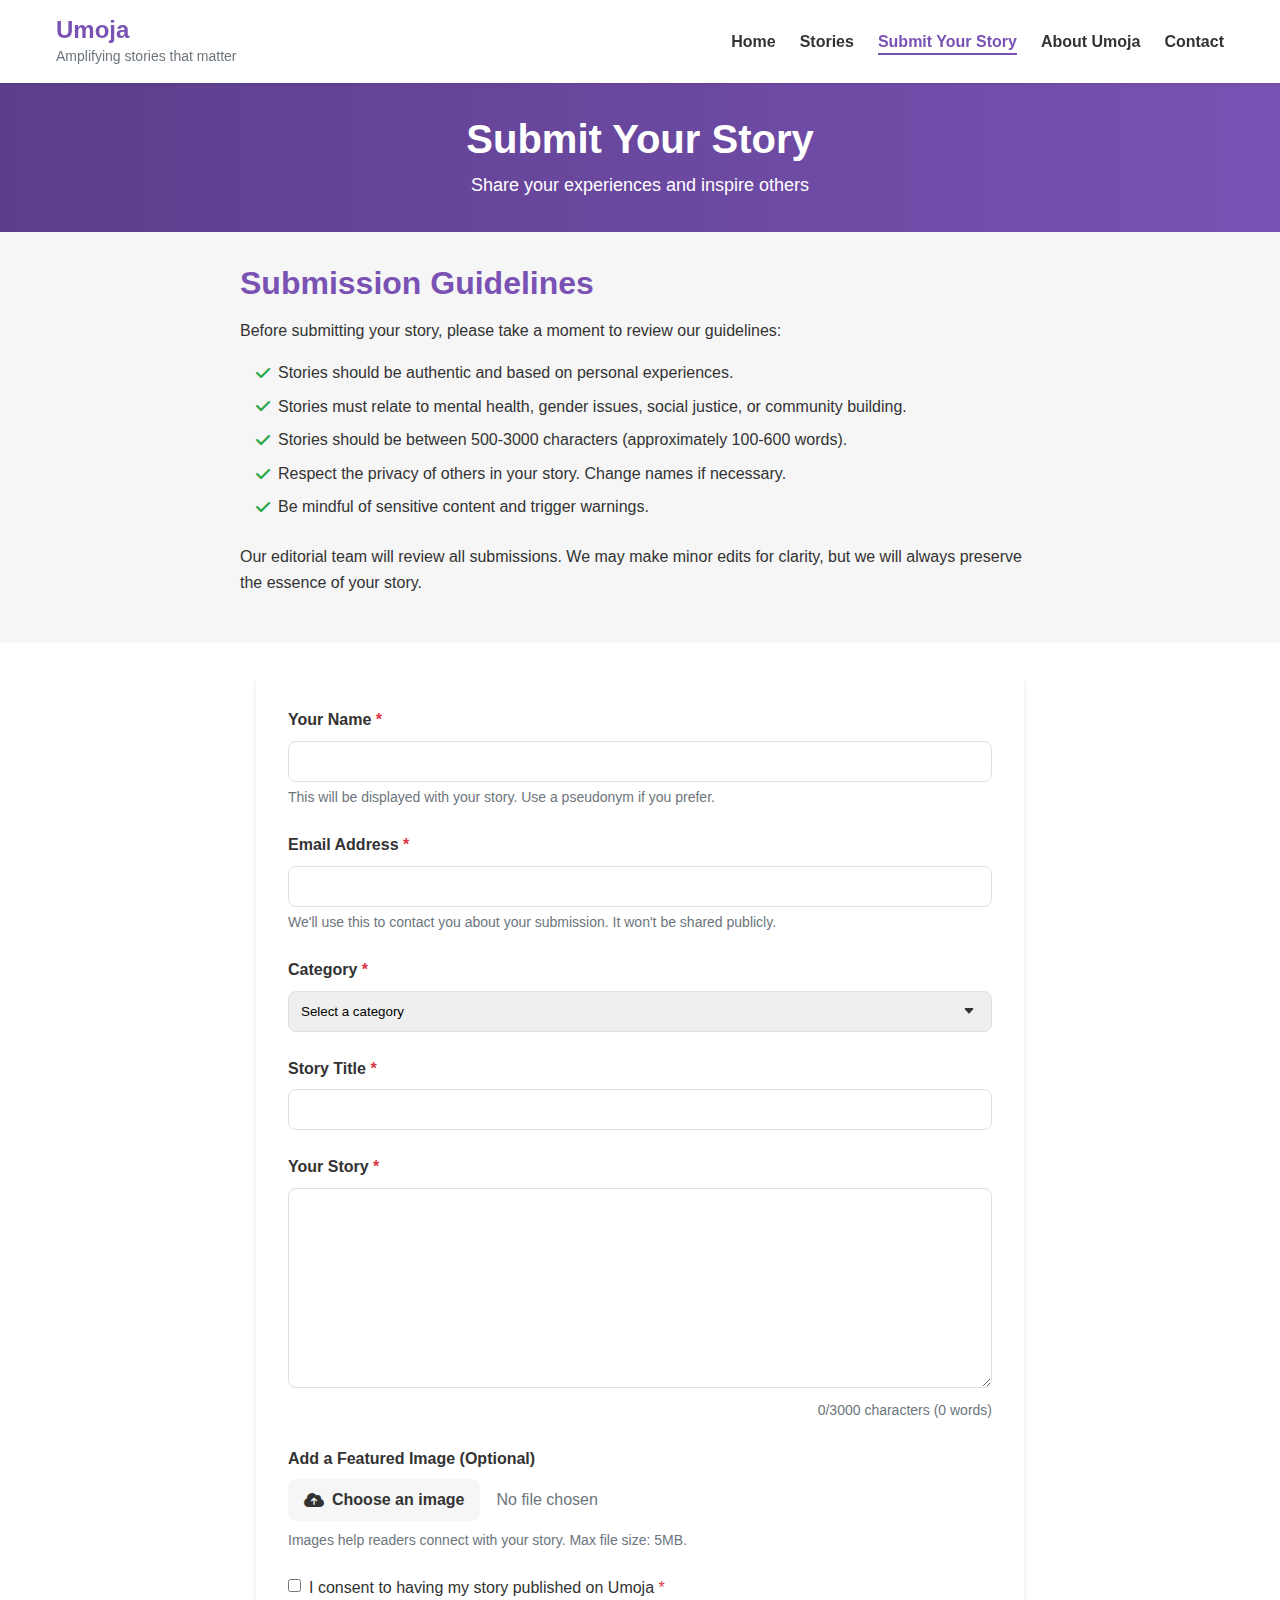
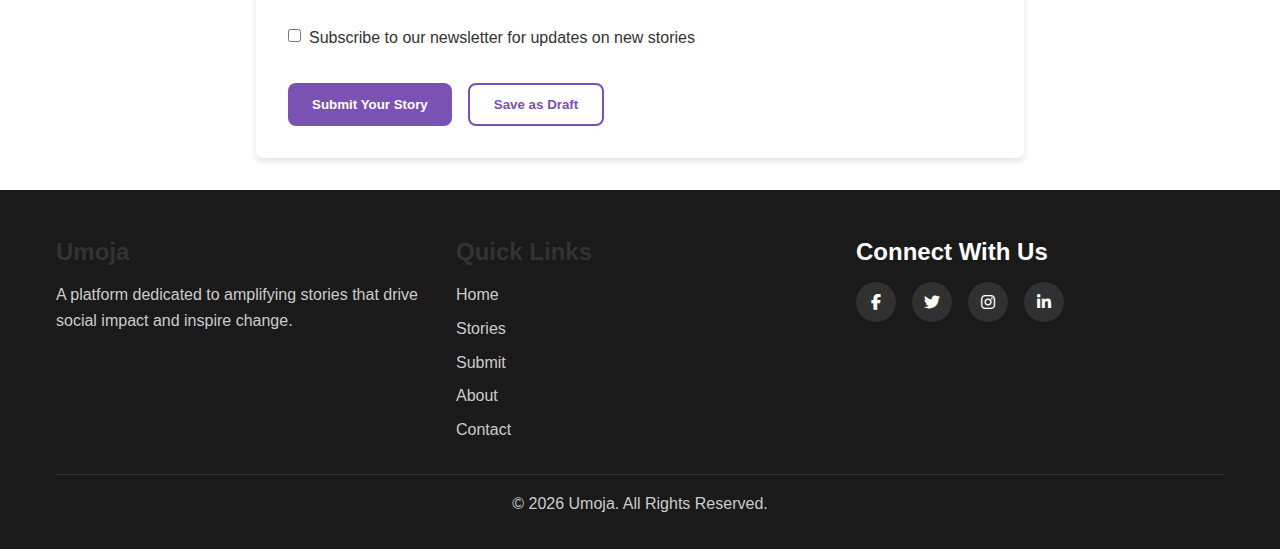
<file: pages/submit.html>
<!DOCTYPE html>
<html lang="en">
  <head>
    <meta charset="UTF-8" />
    <meta name="viewport" content="width=device-width, initial-scale=1.0" />
    <title>Submit Your Story</title>
    <link rel="stylesheet" href="../css/style.css" />
    <link
      rel="stylesheet"
      href="https://cdnjs.cloudflare.com/ajax/libs/font-awesome/6.4.0/css/all.min.css"
    />
    <link rel="stylesheet" href="../css/submit.css" />
  </head>
  <body>
    <header>
      <div class="container">
        <div class="logo">
          <h1 style="font-size: x-large; font-weight: bold">Umoja</h1>
          <p class="tagline">Amplifying stories that matter</p>
        </div>
        <nav>
          <ul>
            <li><a href="../index.html">Home</a></li>
            <li><a href="stories.html">Stories</a></li>
            <li><a href="submit.html" class="active">Submit Your Story</a></li>
            <li><a href="about.html">About Umoja</a></li>
            <li><a href="contact.html">Contact</a></li>
          </ul>
        </nav>
        <div class="mobile-nav-toggle">
          <i class="fas fa-bars"></i>
        </div>
      </div>
    </header>

    <section class="page-header">
      <div class="container">
        <h1>Submit Your Story</h1>
        <p>Share your experiences and inspire others</p>
      </div>
    </section>

    <section class="submission-guidelines">
      <div class="container">
        <div class="guidelines-content">
          <h2>Submission Guidelines</h2>
          <p>
            Before submitting your story, please take a moment to review our
            guidelines:
          </p>
          <ul>
            <li>
              <i class="fas fa-check"></i> Stories should be authentic and based
              on personal experiences.
            </li>
            <li>
              <i class="fas fa-check"></i> Stories must relate to mental health,
              gender issues, social justice, or community building.
            </li>
            <li>
              <i class="fas fa-check"></i> Stories should be between 500-3000
              characters (approximately 100-600 words).
            </li>
            <li>
              <i class="fas fa-check"></i> Respect the privacy of others in your
              story. Change names if necessary.
            </li>
            <li>
              <i class="fas fa-check"></i> Be mindful of sensitive content and
              trigger warnings.
            </li>
          </ul>
          <p>
            Our editorial team will review all submissions. We may make minor
            edits for clarity, but we will always preserve the essence of your
            story.
          </p>
        </div>
      </div>
    </section>

    <section class="submission-form">
      <div class="container">
        <form id="story-submission-form">
          <div class="form-group">
            <label for="full-name"
              >Your Name <span class="required">*</span></label
            >
            <input type="text" id="full-name" name="full-name" required />
            <small
              >This will be displayed with your story. Use a pseudonym if you
              prefer.</small
            >
          </div>

          <div class="form-group">
            <label for="email"
              >Email Address <span class="required">*</span></label
            >
            <input type="email" id="email" name="email" required />
            <small
              >We'll use this to contact you about your submission. It won't be
              shared publicly.</small
            >
          </div>

          <div class="form-group">
            <label for="story-category"
              >Category <span class="required">*</span></label
            >
            <select id="story-category" name="story-category" required>
              <option value="">Select a category</option>
              <option value="mental-health">Mental Health</option>
              <option value="gender-issues">Gender Issues</option>
              <option value="social-justice">Social Justice</option>
              <option value="community">Community</option>
            </select>
          </div>

          <div class="form-group">
            <label for="story-title"
              >Story Title <span class="required">*</span></label
            >
            <input type="text" id="story-title" name="story-title" required />
          </div>

          <div class="form-group">
            <label for="story-content"
              >Your Story <span class="required">*</span></label
            >
            <textarea
              id="story-content"
              name="story-content"
              rows="10"
              required
            ></textarea>
            <div class="character-count">
              <span id="current-count">0</span>/<span id="max-count">3000</span>
              characters
              <span id="word-count">(0 words)</span>
            </div>
            <div class="character-warning hidden" id="char-warning">
              Your story exceeds the 3000 character limit. Please shorten it
              before submitting.
            </div>
          </div>

          <div class="form-group">
            <label>Add a Featured Image (Optional)</label>
            <div class="file-upload">
              <input
                type="file"
                id="story-image"
                name="story-image"
                accept="image/*"
              />
              <label for="story-image" class="file-upload-label">
                <i class="fas fa-cloud-upload-alt"></i> Choose an image
              </label>
              <span id="file-name">No file chosen</span>
            </div>
            <small
              >Images help readers connect with your story. Max file size:
              5MB.</small
            >
          </div>

          <div class="form-group checkbox-group">
            <input type="checkbox" id="consent" name="consent" required />
            <label for="consent"
              >I consent to having my story published on Umoja
              <span class="required">*</span></label
            >
          </div>

          <div class="form-group checkbox-group">
            <input type="checkbox" id="newsletter" name="newsletter" />
            <label for="newsletter"
              >Subscribe to our newsletter for updates on new stories</label
            >
          </div>

          <div class="form-actions">
            <button type="submit" class="btn primary" id="submit-story">
              Submit Your Story
            </button>
            <button type="button" class="btn outline" id="save-draft">
              Save as Draft
            </button>
          </div>
        </form>

        <div class="submission-success hidden" id="submission-success">
          <i class="fas fa-check-circle"></i>
          <h2>Thank You for Your Submission!</h2>
          <p>
            Your story has been received. Our editorial team will review it and
            get back to you within 3-5 business days.
          </p>
          <div class="success-actions">
            <a href="stories.html" class="btn secondary">Read Other Stories</a>
            <button class="btn outline" id="submit-another">
              Submit Another Story
            </button>
          </div>
        </div>
      </div>
    </section>

    <footer>
      <div class="container">
        <div class="footer-content">
          <div class="footer-about">
            <h3>Umoja</h3>
            <p>
              A platform dedicated to amplifying stories that drive social
              impact and inspire change.
            </p>
          </div>
          <div class="footer-links">
            <h3>Quick Links</h3>
            <ul>
              <li><a href="../index.html">Home</a></li>
              <li><a href="stories.html">Stories</a></li>
              <li><a href="submit.html">Submit</a></li>
              <li><a href="about.html">About</a></li>
              <li><a href="contact.html">Contact</a></li>
            </ul>
          </div>
          <div class="footer-social">
            <h3>Connect With Us</h3>
            <div class="social-icons">
              <a href="#" aria-label="Facebook"
                ><i class="fab fa-facebook-f"></i
              ></a>
              <a href="#" aria-label="Twitter"
                ><i class="fab fa-twitter"></i
              ></a>
              <a href="#" aria-label="Instagram"
                ><i class="fab fa-instagram"></i
              ></a>
              <a href="#" aria-label="LinkedIn"
                ><i class="fab fa-linkedin-in"></i
              ></a>
            </div>
          </div>
        </div>
        <div class="footer-bottom">
          <p>
            &copy; <span class="current-year">2025</span> Umoja. All Rights
            Reserved.
          </p>
        </div>
      </div>
    </footer>

    <script src="../js/main.js"></script>
    <script src="../js/submit.js"></script>
  </body>
</html>
</file>
<file: css/style.css>
/* Root Theme Variables */
:root {
    /* Primary Colors */
    --primary-color: #7952b3;
    --primary-dark: #5c3e8b;
    --primary-light: #9170c9;
    
    /* Secondary Colors */
    --secondary-color: #39a385;
    --secondary-dark: #287a63;
    --secondary-light: #5bbea0;
    
    /* Neutral Colors */
    --bg-color: #ffffff;
    --bg-alt: #f6f6f6;
    --text-color: #333333;
    --text-muted: #6c757d;
    --border-color: #e0e0e0;
    
    /* Feedback Colors */
    --success: #28a745;
    --danger: #dc3545;
    --warning: #ffc107;
    --info: #17a2b8;
    
    /* Typography */
    --font-primary: 'Nunito', 'Segoe UI', Roboto, sans-serif;
    --font-heading: 'Montserrat', 'Segoe UI', Roboto, sans-serif;
    --font-size-base: 1rem;
    --font-size-sm: 0.875rem;
    --font-size-lg: 1.125rem;
    --font-size-xl: 1.25rem;
    --font-size-2xl: 1.5rem;
    --font-size-3xl: 2rem;
    --font-size-4xl: 2.5rem;
    
    /* Spacing */
    --spacing-xs: 0.25rem;
    --spacing-sm: 0.5rem;
    --spacing-md: 1rem;
    --spacing-lg: 1.5rem;
    --spacing-xl: 2rem;
    --spacing-2xl: 3rem;
    
    /* Border Radius */
    --radius-sm: 4px;
    --radius-md: 8px;
    --radius-lg: 16px;
    --radius-full: 9999px;
    
    /* Box Shadow */
    --shadow-sm: 0 1px 3px rgba(0, 0, 0, 0.1);
    --shadow-md: 0 4px 6px rgba(0, 0, 0, 0.1);
    --shadow-lg: 0 10px 15px rgba(0, 0, 0, 0.1);
    
    /* Transitions */
    --transition-fast: 150ms ease;
    --transition-normal: 300ms ease;
    --transition-slow: 500ms ease;
    
    /* Container Width */
    --container-width: 1200px;
    --container-padding: 1rem;
}

/* Import Google Fonts */
@import url('https://fonts.googleapis.com/css2?family=Montserrat:wght@400;500;600;700&family=Nunito:wght@300;400;500;600;700&display=swap');

/* Base Reset */
*,
*::before,
*::after {
    margin: 0;
    padding: 0;
    box-sizing: border-box;
}

/* Base Styles */
html {
    font-size: 16px;
    scroll-behavior: smooth;
}

body {
    font-family: var(--font-primary);
    font-size: var(--font-size-base);
    line-height: 1.6;
    color: var(--text-color);
    background-color: var(--bg-color);
}

h1, h2, h3, h4, h5, h6 {
    font-family: var(--font-heading);
    font-weight: 700;
    line-height: 1.2;
    margin-bottom: var(--spacing-md);
    color: var(--text-color);
}

h1 {
    font-size: var(--font-size-4xl);
}

h2 {
    font-size: var(--font-size-3xl);
}

h3 {
    font-size: var(--font-size-2xl);
}

p {
    margin-bottom: var(--spacing-md);
}

a {
    color: var(--primary-color);
    text-decoration: none;
    transition: color var(--transition-fast);
}

a:hover {
    color: var(--primary-dark);
}

img {
    max-width: 100%;
    height: auto;
    display: block;
}

ul {
    list-style: none;
}

/* Container */
.container {
    max-width: var(--container-width);
    margin: 0 auto;
    padding: 0 var(--container-padding);
}

/* Button Styles */
.btn {
    display: inline-block;
    padding: 0.75rem 1.5rem;
    border-radius: var(--radius-md);
    font-weight: 600;
    text-align: center;
    cursor: pointer;
    transition: all var(--transition-normal);
    border: none;
    font-family: var(--font-primary);
}

.btn.primary {
    background-color: var(--primary-color);
    color: white;
}

.btn.primary:hover {
    background-color: var(--primary-dark);
}

.btn.secondary {
    background-color: var(--secondary-color);
    color: white;
}

.btn.secondary:hover {
    background-color: var(--secondary-dark);
}

.btn.outline {
    background-color: transparent;
    border: 2px solid var(--primary-color);
    color: var(--primary-color);
}

.btn.outline:hover {
    background-color: var(--primary-color);
    color: white;
}

/* Header */
header {
    padding: var(--spacing-md) 0;
    background-color: var(--bg-color);
    box-shadow: var(--shadow-sm);
    position: sticky;
    top: 0;
    z-index: 100;
}

header .container {
    display: flex;
    align-items: center;
    justify-content: space-between;
}

.logo h1 {
    margin-bottom: 0;
    font-size: var(--font-size-2xl);
    color: var(--primary-color);
}

.tagline {
    font-size: var(--font-size-sm);
    color: var(--text-muted);
    margin-bottom: 0;
}

nav ul {
    display: flex;
    gap: var(--spacing-lg);
}

nav a {
    color: var(--text-color);
    font-weight: 600;
    position: relative;
}

nav a.active, 
nav a:hover {
    color: var(--primary-color);
}

nav a.active::after {
    content: '';
    position: absolute;
    bottom: -5px;
    left: 0;
    width: 100%;
    height: 2px;
    background-color: var(--primary-color);
}

.mobile-nav-toggle {
    display: none;
    font-size: var(--font-size-2xl);
    color: var(--text-color);
    cursor: pointer;
}

/* Hero Section */
.hero {
    background: linear-gradient(to right, var(--primary-dark), var(--primary-color));
    color: white;
    padding: var(--spacing-2xl) 0;
    text-align: center;
}

.hero h2 {
    color: white;
    font-size: var(--font-size-4xl);
    margin-bottom: var(--spacing-md);
}

.hero p {
    font-size: var(--font-size-lg);
    max-width: 800px;
    margin: 0 auto var(--spacing-xl);
}

.cta-buttons {
    display: flex;
    justify-content: center;
    gap: var(--spacing-md);
}

/* Featured Stories Section */
.featured-stories {
    padding: var(--spacing-2xl) 0;
}

.featured-stories h2 {
    text-align: center;
    margin-bottom: var(--spacing-xl);
}

.stories-grid {
    display: grid;
    grid-template-columns: repeat(auto-fill, minmax(300px, 1fr));
    gap: var(--spacing-xl);
}

.story-card {
    border-radius: var(--radius-md);
    overflow: hidden;
    box-shadow: var(--shadow-md);
    transition: transform var(--transition-normal);
    background-color: var(--bg-color);
}

.story-card:hover {
    transform: translateY(-5px);
}

.story-image img {
    width: 100%;
    height: 200px;
    object-fit: cover;
}

.story-content {
    padding: var(--spacing-md);
}

.category {
    display: inline-block;
    background-color: var(--primary-light);
    color: white;
    padding: 0.25rem 0.75rem;
    border-radius: var(--radius-full);
    font-size: var(--font-size-sm);
    margin-bottom: var(--spacing-sm);
}

.story-content h3 {
    margin-bottom: var(--spacing-sm);
}

.story-content p {
    color: var(--text-muted);
    margin-bottom: var(--spacing-md);
}

.read-more {
    font-weight: 600;
    display: inline-flex;
    align-items: center;
}

.read-more::after {
    content: '→';
    margin-left: var(--spacing-xs);
    transition: transform var(--transition-fast);
}

.read-more:hover::after {
    transform: translateX(4px);
}

.view-all {
    margin-top: var(--spacing-xl);
    text-align: center;
}

/* Topics Section */
.topics {
    padding: var(--spacing-2xl) 0;
    background-color: var(--bg-alt);
}

.topics h2 {
    text-align: center;
    margin-bottom: var(--spacing-xl);
}

.topics-grid {
    display: grid;
    grid-template-columns: repeat(auto-fit, minmax(200px, 1fr));
    gap: var(--spacing-lg);
}

.topic-card {
    background-color: var(--bg-color);
    padding: var(--spacing-lg);
    border-radius: var(--radius-md);
    text-align: center;
    box-shadow: var(--shadow-sm);
    transition: all var(--transition-normal);
    display: flex;
    flex-direction: column;
    align-items: center;
    color: var(--text-color);
}

.topic-card:hover {
    box-shadow: var(--shadow-lg);
    transform: translateY(-5px);
    color: var(--primary-color);
}

.topic-card i {
    font-size: 2.5rem;
    margin-bottom: var(--spacing-md);
    color: var(--primary-color);
}

.topic-card h3 {
    margin-bottom: 0;
}

/* Newsletter Section */
.newsletter {
    padding: var(--spacing-2xl) 0;
    text-align: center;
}

.newsletter h2 {
    margin-bottom: var(--spacing-sm);
}

.newsletter p {
    max-width: 600px;
    margin: 0 auto var(--spacing-lg);
}

.newsletter-form {
    display: flex;
    max-width: 500px;
    margin: 0 auto;
}

.newsletter-form input {
    flex: 1;
    padding: 0.75rem;
    border: 1px solid var(--border-color);
    border-radius: var(--radius-md) 0 0 var(--radius-md);
    font-family: var(--font-primary);
}

.newsletter-form button {
    border-radius: 0 var(--radius-md) var(--radius-md) 0;
}

/* Footer */
footer {
    background-color: #1a1a1a;
    color: white;
    padding: var(--spacing-2xl) 0 var(--spacing-md);
}

.footer-content {
    display: grid;
    grid-template-columns: repeat(auto-fit, minmax(250px, 1fr));
    gap: var(--spacing-xl);
    margin-bottom: var(--spacing-xl);
}

.footer-about p {
    color: #ccc;
}

.footer-links ul {
    display: flex;
    flex-direction: column;
    gap: var(--spacing-sm);
}

.footer-links a {
    color: #ccc;
}

.footer-links a:hover {
    color: white;
}

.footer-social h3 {
    color: white;
}

.social-icons {
    display: flex;
    gap: var(--spacing-md);
}

.social-icons a {
    display: inline-flex;
    align-items: center;
    justify-content: center;
    width: 40px;
    height: 40px;
    background-color: rgba(255, 255, 255, 0.1);
    color: white;
    border-radius: var(--radius-full);
    transition: background-color var(--transition-normal);
}

.social-icons a:hover {
    background-color: var(--primary-color);
}

.footer-bottom {
    border-top: 1px solid rgba(255, 255, 255, 0.1);
    padding-top: var(--spacing-md);
    text-align: center;
    color: #ccc;
}

/* Media Queries */
@media (max-width: 992px) {
    :root {
        --font-size-4xl: 2.25rem;
        --font-size-3xl: 1.75rem;
    }
    
    .cta-buttons {
        flex-direction: column;
        align-items: center;
        gap: var(--spacing-sm);
    }
    
    .cta-buttons .btn {
        width: 100%;
        max-width: 300px;
    }
}

@media (max-width: 768px) {
    :root {
        --font-size-4xl: 2rem;
        --font-size-3xl: 1.5rem;
        --font-size-2xl: 1.25rem;
    }
    
    header .container {
        flex-direction: column;
        text-align: center;
    }
    
    nav {
        margin-top: var(--spacing-md);
    }
    
    nav ul {
        flex-direction: column;
        gap: var(--spacing-sm);
        text-align: center;
    }
    
    .mobile-nav-toggle {
        display: block;
        position: absolute;
        top: 20px;
        right: 20px;
    }
    
    nav {
        display: none;
    }
    
    nav.active {
        display: block;
    }
    
    .newsletter-form {
        flex-direction: column;
    }
    
    .newsletter-form input,
    .newsletter-form button {
        width: 100%;
        border-radius: var(--radius-md);
    }
    
    .newsletter-form button {
        margin-top: var(--spacing-sm);
    }
}

@media (max-width: 576px) {
    .stories-grid {
        grid-template-columns: 1fr;
    }
}

/* Animations */
@keyframes fadeIn {
    from {
        opacity: 0;
        transform: translateY(20px);
    }
    to {
        opacity: 1;
        transform: translateY(0);
    }
}

.fadeIn {
    animation: fadeIn 0.5s ease forwards;
}

/* Utility Classes */
.text-center { text-align: center; }
.text-left { text-align: left; }
.text-right { text-align: right; }

.mt-1 { margin-top: var(--spacing-sm); }
.mt-2 { margin-top: var(--spacing-md); }
.mt-3 { margin-top: var(--spacing-lg); }
.mt-4 { margin-top: var(--spacing-xl); }
.mt-5 { margin-top: var(--spacing-2xl); }

.mb-1 { margin-bottom: var(--spacing-sm); }
.mb-2 { margin-bottom: var(--spacing-md); }
.mb-3 { margin-bottom: var(--spacing-lg); }
.mb-4 { margin-bottom: var(--spacing-xl); }
.mb-5 { margin-bottom: var(--spacing-2xl); }

.py-1 { padding-top: var(--spacing-sm); padding-bottom: var(--spacing-sm); }
.py-2 { padding-top: var(--spacing-md); padding-bottom: var(--spacing-md); }
.py-3 { padding-top: var(--spacing-lg); padding-bottom: var(--spacing-lg); }
.py-4 { padding-top: var(--spacing-xl); padding-bottom: var(--spacing-xl); }
.py-5 { padding-top: var(--spacing-2xl); padding-bottom: var(--spacing-2xl); }

.px-1 { padding-left: var(--spacing-sm); padding-right: var(--spacing-sm); }
.px-2 { padding-left: var(--spacing-md); padding-right: var(--spacing-md); }
.px-3 { padding-left: var(--spacing-lg); padding-right: var(--spacing-lg); }
.px-4 { padding-left: var(--spacing-xl); padding-right: var(--spacing-xl); }
.px-5 { padding-left: var(--spacing-2xl); padding-right: var(--spacing-2xl); }
</file>
<file: css/about.css>
/* About Page Specific Styles */

/* Page Header - same style as stories.css but included here for completeness */
.page-header {
    background: linear-gradient(to right, var(--primary-dark), var(--primary-color));
    color: white;
    padding: var(--spacing-xl) 0;
    text-align: center;
}

.page-header h1 {
    color: white;
    margin-bottom: var(--spacing-sm);
}

.page-header p {
    font-size: var(--font-size-lg);
    max-width: 700px;
    margin: 0 auto;
}

/* Mission Section */
.about-mission {
    padding: var(--spacing-2xl) 0;
}

.mission-content {
    max-width: 800px;
    margin: 0 auto;
    text-align: center;
}

.mission-statement {
    font-size: var(--font-size-xl);
    font-style: italic;
    color: var(--primary-color);
    margin-bottom: var(--spacing-lg);
    font-weight: 500;
    line-height: 1.5;
}

/* Values Section */
.about-values {
    padding: var(--spacing-2xl) 0;
    background-color: var(--bg-alt);
}

.about-values h2 {
    text-align: center;
    margin-bottom: var(--spacing-xl);
}

.values-grid {
    display: grid;
    grid-template-columns: repeat(auto-fit, minmax(250px, 1fr));
    gap: var(--spacing-lg);
}

.value-card {
    background-color: var(--bg-color);
    padding: var(--spacing-lg);
    border-radius: var(--radius-md);
    box-shadow: var(--shadow-md);
    text-align: center;
    transition: transform var(--transition-normal);
}

.value-card:hover {
    transform: translateY(-5px);
}

.value-icon {
    width: 80px;
    height: 80px;
    background-color: var(--primary-light);
    color: white;
    border-radius: 50%;
    display: flex;
    align-items: center;
    justify-content: center;
    margin: 0 auto var(--spacing-md);
}

.value-icon i {
    font-size: 2rem;
}

.value-card h3 {
    color: var(--primary-color);
    margin-bottom: var(--spacing-sm);
}

/* Team Section */
.about-team {
    padding: var(--spacing-2xl) 0;
}

.about-team h2 {
    text-align: center;
    margin-bottom: var(--spacing-xl);
}

.team-grid {
    display: grid;
    grid-template-columns: repeat(auto-fit, minmax(280px, 1fr));
    gap: var(--spacing-xl);
}

.team-member {
    border-radius: var(--radius-md);
    overflow: hidden;
    box-shadow: var(--shadow-md);
    transition: transform var(--transition-normal);
}

.team-member:hover {
    transform: translateY(-5px);
}

.member-image {
    height: 280px;
    overflow: hidden;
}

.member-image img {
    width: 100%;
    height: 100%;
    object-fit: cover;
}

.team-member h3 {
    margin: var(--spacing-md) var(--spacing-md) var(--spacing-xs);
    color: var(--primary-color);
}

.member-role {
    font-weight: 600;
    margin: 0 var(--spacing-md) var(--spacing-sm);
    color: var(--text-muted);
}

.member-bio {
    margin: 0 var(--spacing-md) var(--spacing-md);
    font-size: var(--font-size-base);
}

/* Impact Section */
.about-impact {
    padding: var(--spacing-2xl) 0;
    background-color: var(--bg-alt);
}

.impact-content {
    max-width: 800px;
    margin: 0 auto;
}

.impact-content h2 {
    text-align: center;
    margin-bottom: var(--spacing-xl);
}

.impact-stats {
    display: grid;
    grid-template-columns: repeat(auto-fit, minmax(200px, 1fr));
    gap: var(--spacing-lg);
    margin-bottom: var(--spacing-xl);
}

.stat {
    text-align: center;
    padding: var(--spacing-md);
    background-color: var(--bg-color);
    border-radius: var(--radius-md);
    box-shadow: var(--shadow-sm);
}

.stat-number {
    display: block;
    font-size: var(--font-size-3xl);
    font-weight: 700;
    color: var(--primary-color);
    margin-bottom: var(--spacing-xs);
}

.stat-label {
    font-size: var(--font-size-base);
    color: var(--text-muted);
}

blockquote {
    margin: var(--spacing-xl) 0;
    padding: var(--spacing-lg);
    border-left: 5px solid var(--primary-color);
    background-color: var(--bg-color);
    border-radius: 0 var(--radius-md) var(--radius-md) 0;
    font-style: italic;
    font-size: var(--font-size-lg);
}

blockquote cite {
    display: block;
    margin-top: var(--spacing-sm);
    font-style: normal;
    font-size: var(--font-size-base);
    color: var(--text-muted);
    text-align: right;
}

/* Get Involved Section */
.get-involved {
    padding: var(--spacing-2xl) 0;
}

.get-involved h2 {
    text-align: center;
    margin-bottom: var(--spacing-xl);
}

.involvement-options {
    display: grid;
    grid-template-columns: repeat(auto-fit, minmax(280px, 1fr));
    gap: var(--spacing-xl);
}

.option-card {
    text-align: center;
    padding: var(--spacing-xl);
    border-radius: var(--radius-md);
    box-shadow: var(--shadow-md);
    background-color: var(--bg-color);
    transition: transform var(--transition-normal);
}

.option-card:hover {
    transform: translateY(-5px);
}

.option-card i {
    font-size: 3rem;
    color: var(--primary-color);
    margin-bottom: var(--spacing-md);
}

.option-card h3 {
    margin-bottom: var(--spacing-sm);
    color: var(--primary-color);
}

.option-card p {
    margin-bottom: var(--spacing-md);
}

.social-share {
    display: flex;
    justify-content: center;
    gap: var(--spacing-md);
    margin-top: var(--spacing-md);
}

.social-share a {
    display: flex;
    align-items: center;
    justify-content: center;
    width: 40px;
    height: 40px;
    background-color: var(--primary-light);
    color: white;
    border-radius: 50%;
    transition: background-color var(--transition-normal);
}

.social-share a:hover {
    background-color: var(--primary-color);
}

/* Responsive Adjustments */
@media (max-width: 768px) {
    .mission-statement {
        font-size: var(--font-size-lg);
    }
    
    .impact-stats {
        grid-template-columns: 1fr 1fr;
    }
    
    blockquote {
        padding: var(--spacing-md);
        font-size: var(--font-size-base);
    }
}

@media (max-width: 576px) {
    .impact-stats {
        grid-template-columns: 1fr;
    }
}
</file>
<file: css/contact.css>
/* Contact Page Specific Styles */

/* Page Header - same style as other pages */
.page-header {
    background: linear-gradient(to right, var(--primary-dark), var(--primary-color));
    color: white;
    padding: var(--spacing-xl) 0;
    text-align: center;
}

.page-header h1 {
    color: white;
    margin-bottom: var(--spacing-sm);
}

.page-header p {
    font-size: var(--font-size-lg);
    max-width: 700px;
    margin: 0 auto;
}

/* Contact Info Section */
.contact-info {
    padding: var(--spacing-2xl) 0;
    background-color: var(--bg-alt);
}

.info-grid {
    display: grid;
    grid-template-columns: repeat(auto-fit, minmax(250px, 1fr));
    gap: var(--spacing-xl);
}

.info-card {
    background-color: var(--bg-color);
    padding: var(--spacing-xl);
    border-radius: var(--radius-md);
    box-shadow: var(--shadow-md);
    text-align: center;
    transition: transform var(--transition-normal);
}

.info-card:hover {
    transform: translateY(-5px);
}

.info-icon {
    width: 70px;
    height: 70px;
    background-color: var(--primary-light);
    color: white;
    border-radius: 50%;
    display: flex;
    align-items: center;
    justify-content: center;
    margin: 0 auto var(--spacing-md);
}

.info-icon i {
    font-size: 1.75rem;
}

.info-card h3 {
    color: var(--primary-color);
    margin-bottom: var(--spacing-md);
}

.info-card p {
    margin-bottom: var(--spacing-xs);
}

.info-card a {
    display: block;
    margin-bottom: var(--spacing-md);
    font-weight: 600;
}

.social-links {
    display: flex;
    justify-content: center;
    gap: var(--spacing-md);
    margin-top: var(--spacing-md);
}

.social-links a {
    display: flex;
    align-items: center;
    justify-content: center;
    width: 40px;
    height: 40px;
    background-color: var(--primary-light);
    color: white;
    border-radius: 50%;
    transition: background-color var(--transition-normal);
    margin-bottom: 0;
}

.social-links a:hover {
    background-color: var(--primary-color);
}

/* Contact Form Section */
.contact-form {
    padding: var(--spacing-2xl) 0;
}

.form-container {
    max-width: 700px;
    margin: 0 auto;
    background-color: var(--bg-color);
    padding: var(--spacing-xl);
    border-radius: var(--radius-md);
    box-shadow: var(--shadow-md);
}

.form-container h2 {
    text-align: center;
    margin-bottom: var(--spacing-xl);
    color: var(--primary-color);
}

.form-group {
    margin-bottom: var(--spacing-md);
}

label {
    display: block;
    margin-bottom: var(--spacing-sm);
    font-weight: 600;
}

.required {
    color: var(--danger);
}

input[type="text"],
input[type="email"],
select,
textarea {
    width: 100%;
    padding: 0.75rem;
    border: 1px solid var(--border-color);
    border-radius: var(--radius-md);
    font-family: var(--font-primary);
    transition: border-color var(--transition-fast);
}

input[type="text"]:focus,
input[type="email"]:focus,
select:focus,
textarea:focus {
    outline: none;
    border-color: var(--primary-color);
    box-shadow: 0 0 0 2px rgba(121, 82, 179, 0.2);
}

/* Checkbox Group */
.checkbox-group {
    display: flex;
    align-items: flex-start;
}

.checkbox-group input[type="checkbox"] {
    margin-right: var(--spacing-sm);
    margin-top: 0.25rem;
}

.checkbox-group label {
    margin-bottom: 0;
    font-weight: normal;
}

/* Form Success */
.form-success {
    text-align: center;
}

.form-success i {
    font-size: 4rem;
    color: var(--success);
    margin-bottom: var(--spacing-md);
}

.form-success h3 {
    color: var(--success);
    margin-bottom: var(--spacing-md);
}

.form-success p {
    margin-bottom: var(--spacing-xl);
}

.hidden {
    display: none;
}

/* FAQ Section */
.faq {
    padding: var(--spacing-2xl) 0;
    background-color: var(--bg-alt);
}

.faq h2 {
    text-align: center;
    margin-bottom: var(--spacing-xl);
}

.faq-grid {
    max-width: 800px;
    margin: 0 auto;
    display: flex;
    flex-direction: column;
    gap: var(--spacing-md);
}

.faq-item {
    background-color: var(--bg-color);
    border-radius: var(--radius-md);
    overflow: hidden;
    box-shadow: var(--shadow-sm);
}

.faq-question {
    display: flex;
    justify-content: space-between;
    align-items: center;
    padding: var(--spacing-md) var(--spacing-lg);
    cursor: pointer;
    transition: background-color var(--transition-fast);
}

.faq-question:hover {
    background-color: rgba(121, 82, 179, 0.05);
}

.faq-question h3 {
    margin-bottom: 0;
    font-size: var(--font-size-lg);
}

.faq-question i {
    color: var(--primary-color);
    transition: transform var(--transition-fast);
}

.faq-item.active .faq-question i {
    transform: rotate(180deg);
}

.faq-answer {
    padding: 0 var(--spacing-lg);
    max-height: 0;
    overflow: hidden;
    transition: max-height var(--transition-normal), padding var(--transition-normal);
}

.faq-item.active .faq-answer {
    padding: 0 var(--spacing-lg) var(--spacing-lg);
    max-height: 500px;
}

/* Map Section */
.map-section {
    padding: var(--spacing-2xl) 0;
}

.map-section h2 {
    text-align: center;
    margin-bottom: var(--spacing-xl);
}

.map-container {
    max-width: 900px;
    margin: 0 auto;
    height: 400px;
    border-radius: var(--radius-md);
    overflow: hidden;
    box-shadow: var(--shadow-md);
}

/* Map Placeholder for development purposes */
.map-placeholder {
    width: 100%;
    height: 100%;
    background-color: var(--bg-alt);
    display: flex;
    flex-direction: column;
    align-items: center;
    justify-content: center;
    color: var(--text-muted);
}

.map-placeholder i {
    font-size: 4rem;
    margin-bottom: var(--spacing-md);
    color: var(--primary-color);
}

/* Responsive Adjustments */
@media (max-width: 768px) {
    .info-grid {
        grid-template-columns: 1fr;
        gap: var(--spacing-lg);
    }
    
    .form-container {
        padding: var(--spacing-lg);
    }
    
    .faq-question h3 {
        font-size: var(--font-size-base);
    }
    
    .map-container {
        height: 300px;
    }
}
</file>
<file: css/stories.css>
/* Stories Page Specific Styles */

.page-header {
    background: linear-gradient(to right, var(--primary-dark), var(--primary-color));
    color: white;
    padding: var(--spacing-xl) 0;
    text-align: center;
}

.page-header h1 {
    color: white;
    margin-bottom: var(--spacing-sm);
}

.page-header p {
    font-size: var(--font-size-lg);
    max-width: 700px;
    margin: 0 auto;
}

/* Search and Filter Section */
.search-filter {
    background-color: var(--bg-alt);
    padding: var(--spacing-lg) 0;
    border-bottom: 1px solid var(--border-color);
}

.search-filter .container {
    display: flex;
    flex-wrap: wrap;
    gap: var(--spacing-md);
    align-items: center;
    justify-content: space-between;
}

.search-box {
    display: flex;
    flex: 1;
    max-width: 400px;
}

.search-box input {
    flex: 1;
    padding: 0.75rem;
    border: 1px solid var(--border-color);
    border-radius: var(--radius-md) 0 0 var(--radius-md);
    font-family: var(--font-primary);
}

.search-box button {
    background-color: var(--primary-color);
    color: white;
    border: none;
    border-radius: 0 var(--radius-md) var(--radius-md) 0;
    padding: 0 var(--spacing-md);
    cursor: pointer;
    transition: background-color var(--transition-fast);
}

.search-box button:hover {
    background-color: var(--primary-dark);
}

.filter-container {
    display: flex;
    gap: var(--spacing-md);
    align-items: center;
}

.filter-by,
.sort-by {
    display: flex;
    align-items: center;
    gap: var(--spacing-sm);
}

.filter-by label,
.sort-by label {
    font-weight: 600;
    color: var(--text-color);
}

.filter-by select,
.sort-by select {
    padding: 0.5rem var(--spacing-md);
    border: 1px solid var(--border-color);
    border-radius: var(--radius-md);
    background-color: white;
    font-family: var(--font-primary);
    cursor: pointer;
}

.saved-stories-toggle {
    display: flex;
    align-items: center;
    gap: var(--spacing-sm);
}

/* Toggle Switch */
.toggle-switch {
    position: relative;
    display: inline-block;
    width: 50px;
    height: 24px;
}

.toggle-switch input {
    opacity: 0;
    width: 0;
    height: 0;
}

.slider {
    position: absolute;
    cursor: pointer;
    top: 0;
    left: 0;
    right: 0;
    bottom: 0;
    background-color: #ccc;
    transition: var(--transition-normal);
}

.slider:before {
    position: absolute;
    content: "";
    height: 18px;
    width: 18px;
    left: 3px;
    bottom: 3px;
    background-color: white;
    transition: var(--transition-normal);
}

input:checked + .slider {
    background-color: var(--primary-color);
}

input:focus + .slider {
    box-shadow: 0 0 1px var(--primary-color);
}

input:checked + .slider:before {
    transform: translateX(26px);
}

.slider.round {
    border-radius: 34px;
}

.slider.round:before {
    border-radius: 50%;
}

/* Stories Container */
.stories-container {
    padding: var(--spacing-xl) 0;
}

.stories-grid {
    margin-bottom: var(--spacing-xl);
}

/* Story Card (extending the base styles) */
.story-card {
    position: relative;
}

.save-story {
    position: absolute;
    top: 10px;
    right: 10px;
    background-color: rgba(255, 255, 255, 0.8);
    width: 36px;
    height: 36px;
    border-radius: 50%;
    display: flex;
    align-items: center;
    justify-content: center;
    cursor: pointer;
    transition: background-color var(--transition-fast);
    z-index: 2;
}

.save-story:hover {
    background-color: white;
}

.save-story i {
    color: var(--text-color);
    font-size: 1.1rem;
    transition: color var(--transition-fast);
}

.save-story:hover i {
    color: var(--primary-color);
}

.save-story.saved i {
    color: var(--primary-color);
    font-weight: 900;
}

.story-meta {
    display: flex;
    justify-content: space-between;
    color: var(--text-muted);
    font-size: var(--font-size-sm);
    margin-bottom: var(--spacing-sm);
}

/* No Results */
.no-results {
    text-align: center;
    padding: var(--spacing-2xl) 0;
}

.no-results h3 {
    margin-bottom: var(--spacing-sm);
}

.no-results p {
    margin-bottom: var(--spacing-md);
    color: var(--text-muted);
}

.hidden {
    display: none;
}

/* Pagination */
.pagination {
    display: flex;
    justify-content: center;
    align-items: center;
    gap: var(--spacing-md);
    margin-top: var(--spacing-xl);
}

.pagination-btn {
    background-color: var(--bg-color);
    border: 1px solid var(--border-color);
    border-radius: var(--radius-md);
    padding: 0.5rem var(--spacing-md);
    display: flex;
    align-items: center;
    gap: 5px;
    cursor: pointer;
    transition: all var(--transition-fast);
}

.pagination-btn:hover:not(:disabled) {
    background-color: var(--primary-light);
    color: white;
    border-color: var(--primary-light);
}

.pagination-btn:disabled {
    cursor: not-allowed;
    opacity: 0.5;
}

.page-numbers {
    font-weight: 600;
}

/* Responsive Adjustments */
@media (max-width: 992px) {
    .search-filter .container {
        flex-direction: column;
        align-items: stretch;
    }
    
    .search-box {
        max-width: 100%;
    }
    
    .filter-container {
        justify-content: space-between;
    }
}

@media (max-width: 768px) {
    .filter-container {
        flex-direction: column;
        align-items: flex-start;
        gap: var(--spacing-sm);
        width: 100%;
    }
    
    .filter-by,
    .sort-by {
        width: 100%;
    }
    
    .filter-by select,
    .sort-by select {
        flex: 1;
    }
    
    .saved-stories-toggle {
        margin-top: var(--spacing-sm);
    }
}
</file>
<file: css/submit.css>
/* Submit Page Specific Styles */

/* Page Header - same style as stories.css but included here for completeness */
.page-header {
    background: linear-gradient(to right, var(--primary-dark), var(--primary-color));
    color: white;
    padding: var(--spacing-xl) 0;
    text-align: center;
}

.page-header h1 {
    color: white;
    margin-bottom: var(--spacing-sm);
}

.page-header p {
    font-size: var(--font-size-lg);
    max-width: 700px;
    margin: 0 auto;
}

/* Submission Guidelines */
.submission-guidelines {
    background-color: var(--bg-alt);
    padding: var(--spacing-xl) 0;
}

.guidelines-content {
    max-width: 800px;
    margin: 0 auto;
}

.guidelines-content h2 {
    margin-bottom: var(--spacing-md);
    color: var(--primary-color);
}

.guidelines-content ul {
    margin-left: var(--spacing-md);
    margin-bottom: var(--spacing-lg);
}

.guidelines-content li {
    margin-bottom: var(--spacing-sm);
    display: flex;
    align-items: flex-start;
}

.guidelines-content li i {
    color: var(--success);
    margin-right: var(--spacing-sm);
    margin-top: 0.3rem;
}

/* Submission Form */
.submission-form {
    padding: var(--spacing-xl) 0;
}

.submission-form .container {
    max-width: 800px;
}

form {
    background-color: var(--bg-color);
    padding: var(--spacing-xl);
    border-radius: var(--radius-md);
    box-shadow: var(--shadow-md);
}

.form-group {
    margin-bottom: var(--spacing-lg);
}

label {
    display: block;
    margin-bottom: var(--spacing-sm);
    font-weight: 600;
}

.required {
    color: var(--danger);
}

input[type="text"],
input[type="email"],
select,
textarea {
    width: 100%;
    padding: 0.75rem;
    border: 1px solid var(--border-color);
    border-radius: var(--radius-md);
    font-family: var(--font-primary);
    transition: border-color var(--transition-fast);
}

input[type="text"]:focus,
input[type="email"]:focus,
select:focus,
textarea:focus {
    outline: none;
    border-color: var(--primary-color);
    box-shadow: 0 0 0 2px rgba(121, 82, 179, 0.2);
}

select {
    appearance: none;
    background-image: url("data:image/svg+xml,%3Csvg xmlns='http://www.w3.org/2000/svg' width='12' height='12' fill='%23333' viewBox='0 0 16 16'%3E%3Cpath d='M7.247 11.14 2.451 5.658C1.885 5.013 2.345 4 3.204 4h9.592a1 1 0 0 1 .753 1.659l-4.796 5.48a1 1 0 0 1-1.506 0z'/%3E%3C/svg%3E");
    background-repeat: no-repeat;
    background-position: right 1rem center;
    padding-right: 2.5rem;
}

textarea {
    resize: vertical;
    min-height: 200px;
}

small {
    display: block;
    margin-top: var(--spacing-xs);
    color: var(--text-muted);
    font-size: var(--font-size-sm);
}

/* Character Count */
.character-count {
    text-align: right;
    color: var(--text-muted);
    font-size: var(--font-size-sm);
    margin-top: var(--spacing-xs);
}

.character-warning {
    margin-top: var(--spacing-xs);
    color: var(--danger);
    font-size: var(--font-size-sm);
    font-weight: 600;
}

/* File Upload */
.file-upload {
    display: flex;
    align-items: center;
    margin-bottom: var(--spacing-sm);
}

.file-upload input[type="file"] {
    position: absolute;
    width: 1px;
    height: 1px;
    padding: 0;
    margin: -1px;
    overflow: hidden;
    clip: rect(0, 0, 0, 0);
    border: 0;
}

.file-upload-label {
    background-color: var(--bg-alt);
    color: var(--text-color);
    padding: 0.5rem var(--spacing-md);
    border-radius: var(--radius-md);
    cursor: pointer;
    display: inline-flex;
    align-items: center;
    gap: var(--spacing-sm);
    transition: background-color var(--transition-fast);
    margin-bottom: 0;
}

.file-upload-label:hover {
    background-color: var(--border-color);
}

#file-name {
    margin-left: var(--spacing-md);
    color: var(--text-muted);
}

/* Checkbox Group */
.checkbox-group {
    display: flex;
    align-items: flex-start;
}

.checkbox-group input[type="checkbox"] {
    margin-right: var(--spacing-sm);
    margin-top: 0.25rem;
}

.checkbox-group label {
    margin-bottom: 0;
    font-weight: normal;
}

/* Form Actions */
.form-actions {
    display: flex;
    gap: var(--spacing-md);
    margin-top: var(--spacing-xl);
}

/* Submission Success */
.submission-success {
    text-align: center;
    padding: var(--spacing-2xl) var(--spacing-xl);
    background-color: var(--bg-color);
    border-radius: var(--radius-md);
    box-shadow: var(--shadow-md);
}

.submission-success i {
    font-size: 4rem;
    color: var(--success);
    margin-bottom: var(--spacing-md);
}

.submission-success h2 {
    color: var(--success);
    margin-bottom: var(--spacing-md);
}

.submission-success p {
    max-width: 600px;
    margin: 0 auto var(--spacing-xl);
}

.success-actions {
    display: flex;
    justify-content: center;
    gap: var(--spacing-md);
}

.hidden {
    display: none;
}

/* Character count states */
.warning {
    color: var(--warning);
}

.danger {
    color: var(--danger);
}

.success {
    color: var(--success);
}

/* Responsive Adjustments */
@media (max-width: 768px) {
    form {
        padding: var(--spacing-lg);
    }
    
    .form-actions {
        flex-direction: column;
    }
    
    .form-actions button {
        width: 100%;
    }
    
    .success-actions {
        flex-direction: column;
    }
    
    .success-actions a,
    .success-actions button {
        width: 100%;
    }
}
</file>
